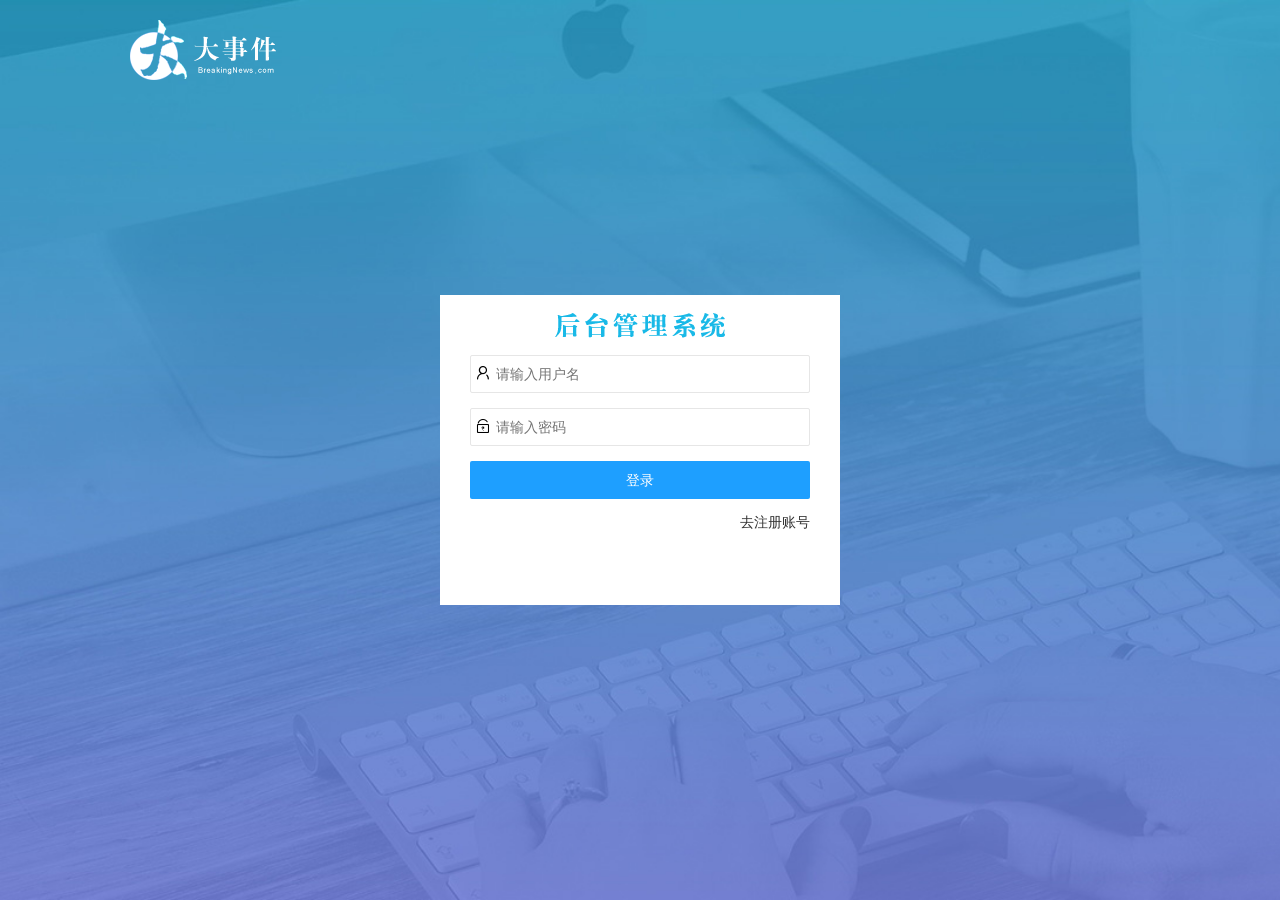
<file: login.html>
<!DOCTYPE html>
<html lang="en">
  <head>
    <meta charset="UTF-8" />
    <meta name="viewport" content="width=device-width, initial-scale=1.0" />
    <title>Document</title>

    <link rel="stylesheet" href="./assets/lib/layui/css/layui.css">
    <link rel="stylesheet" href="./login.css">

  </head>
  <body>
    <!-- logo -->
    <div id="logo">
      <img src="./assets/images/logo.png" />
    </div>

    <!-- 登录的盒子 -->
    <div id="login">
      <!-- 盒子的标题 -->
      <div class="title"></div>
      <!-- 登录的表单 -->
      <form class="layui-form">
        <!-- 第一行：用户名 -->
        <div class="layui-form-item">
          <i class="layui-icon layui-icon-username"></i>
          <!-- lay-verify表单验证: 更多参考: https://www.layui.com/doc/modules/form.html -->
          <input
            type="text"
            name="username"
            required
            lay-verify="required|username"
            placeholder="请输入用户名"
            autocomplete="off"
            class="layui-input"
          />
        </div>
        <!-- 第二行：密码 -->
        <div class="layui-form-item">
          <i class="layui-icon layui-icon-password"></i>
          <input
            type="password"
            name="password"
            required
            lay-verify="required|password"
            placeholder="请输入密码"
            autocomplete="off"
            class="layui-input"
          />
        </div>
        <!-- 第三行：按钮 -->
        <div class="layui-form-item">
          <button class="layui-btn layui-btn-fluid layui-bg-blue" lay-submit>
            登录
          </button>
        </div>
        <!-- 第四行：去注册账号 -->
        <div class="layui-form-item">
          <a href="javascript:;" id="goto-register">去注册账号</a>
        </div>
      </form>
    </div>

    <!-- 注册的盒子 -->
    <div id="register">
      <!-- 盒子的标题 -->
      <div class="title"></div>

      <!-- 注册的表单 -->
      <form class="layui-form">
        <!-- 第一行：用户名 -->
        <div class="layui-form-item">
          <i class="layui-icon layui-icon-username"></i>
          <input
            type="text"
            name="username"
            required
            lay-verify="required|username"
            placeholder="请输入用户名"
            autocomplete="off"
            class="layui-input"
          />
        </div>

        <!-- 第二行：密码 -->
        <div class="layui-form-item">
          <i class="layui-icon layui-icon-password"></i>
          <input
            type="password"
            name="password"
            required
            lay-verify="required|password"
            placeholder="请输入密码"
            autocomplete="off"
            class="layui-input pwd"
          />
        </div>

        <!-- 第三行：重复密码 -->
        <div class="layui-form-item">
          <i class="layui-icon layui-icon-password"></i>
          <input
            type="password"
            required
            lay-verify="required|repwd"
            placeholder="请再次输入密码"
            autocomplete="off"
            class="layui-input"
          />
        </div>

        <!-- 第四行：按钮 -->
        <div class="layui-form-item">
          <button class="layui-btn layui-btn-fluid layui-bg-blue" lay-submit>
            注册
          </button>
        </div>
        <!-- 第五行：有账号，去登录 -->
        <div class="layui-form-item">
          <a href="javascript:;" id="goto-login">已有账号，去登录</a>
        </div>
      </form>
    </div>

   

    <script src="./assets/lib/jquery.js"></script>
    <script src="./assets/lib/layui/layui.all.js"></script>
    <script src="./assets/lib/axios.js"></script>
    <script src="./common/utils.js"></script>
   <script src="./login.js"></script>
  </body>
</html>
</file>
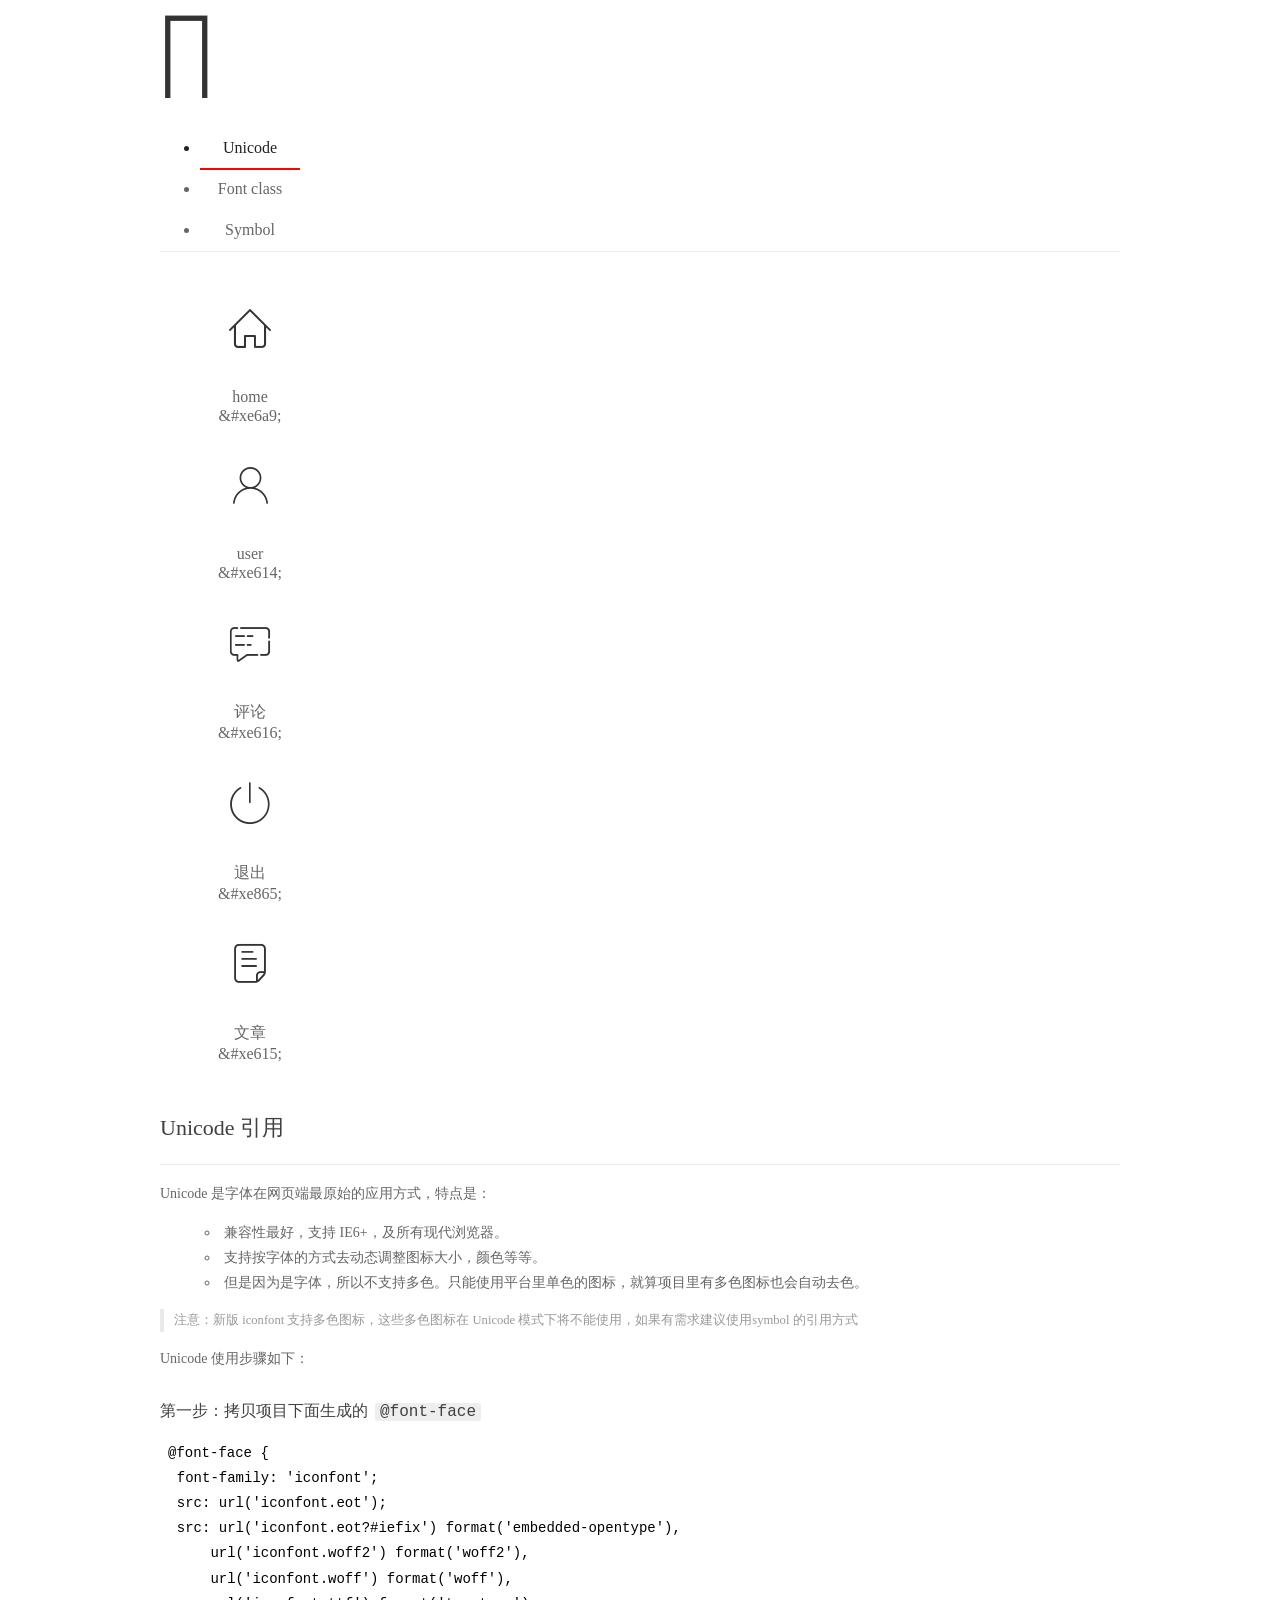
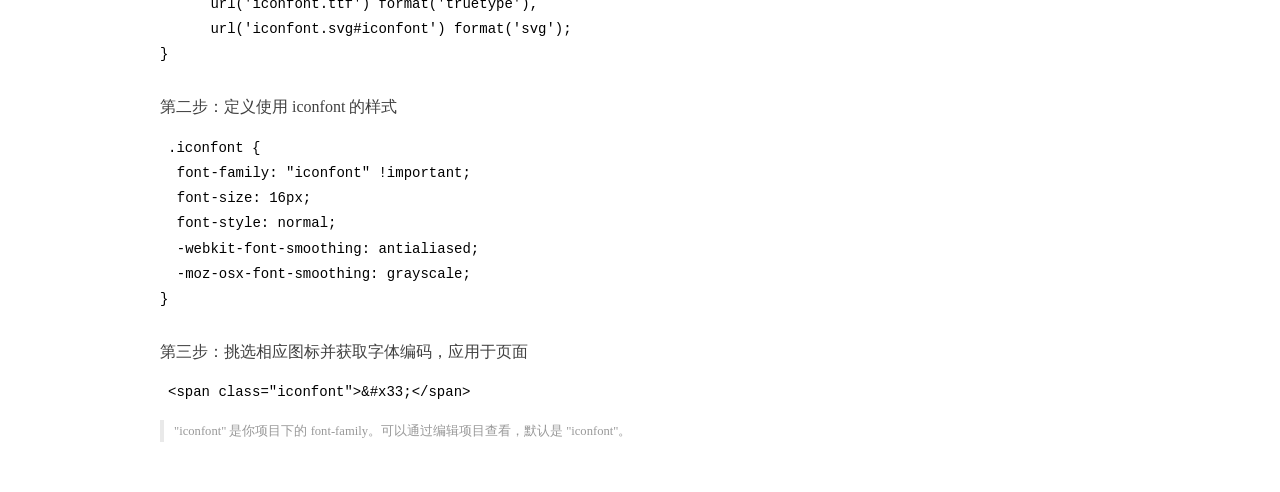
<file: assets/fonts/demo_index.html>
<!DOCTYPE html>
<html>
<head>
  <meta charset="utf-8"/>
  <title>IconFont Demo</title>
  <link rel="shortcut icon" href="https://gtms04.alicdn.com/tps/i4/TB1_oz6GVXXXXaFXpXXJDFnIXXX-64-64.ico" type="image/x-icon"/>
  <link rel="stylesheet" href="https://g.alicdn.com/thx/cube/1.3.2/cube.min.css">
  <link rel="stylesheet" href="demo.css">
  <link rel="stylesheet" href="iconfont.css">
  <script src="iconfont.js"></script>
  <!-- jQuery -->
  <script src="https://a1.alicdn.com/oss/uploads/2018/12/26/7bfddb60-08e8-11e9-9b04-53e73bb6408b.js"></script>
  <!-- 代码高亮 -->
  <script src="https://a1.alicdn.com/oss/uploads/2018/12/26/a3f714d0-08e6-11e9-8a15-ebf944d7534c.js"></script>
</head>
<body>
  <div class="main">
    <h1 class="logo"><a href="https://www.iconfont.cn/" title="iconfont 首页" target="_blank">&#xe86b;</a></h1>
    <div class="nav-tabs">
      <ul id="tabs" class="dib-box">
        <li class="dib active"><span>Unicode</span></li>
        <li class="dib"><span>Font class</span></li>
        <li class="dib"><span>Symbol</span></li>
      </ul>
      
    </div>
    <div class="tab-container">
      <div class="content unicode" style="display: block;">
          <ul class="icon_lists dib-box">
          
            <li class="dib">
              <span class="icon iconfont">&#xe6a9;</span>
                <div class="name">home</div>
                <div class="code-name">&amp;#xe6a9;</div>
              </li>
          
            <li class="dib">
              <span class="icon iconfont">&#xe614;</span>
                <div class="name">user</div>
                <div class="code-name">&amp;#xe614;</div>
              </li>
          
            <li class="dib">
              <span class="icon iconfont">&#xe616;</span>
                <div class="name">评论</div>
                <div class="code-name">&amp;#xe616;</div>
              </li>
          
            <li class="dib">
              <span class="icon iconfont">&#xe865;</span>
                <div class="name">退出</div>
                <div class="code-name">&amp;#xe865;</div>
              </li>
          
            <li class="dib">
              <span class="icon iconfont">&#xe615;</span>
                <div class="name">文章</div>
                <div class="code-name">&amp;#xe615;</div>
              </li>
          
          </ul>
          <div class="article markdown">
          <h2 id="unicode-">Unicode 引用</h2>
          <hr>

          <p>Unicode 是字体在网页端最原始的应用方式，特点是：</p>
          <ul>
            <li>兼容性最好，支持 IE6+，及所有现代浏览器。</li>
            <li>支持按字体的方式去动态调整图标大小，颜色等等。</li>
            <li>但是因为是字体，所以不支持多色。只能使用平台里单色的图标，就算项目里有多色图标也会自动去色。</li>
          </ul>
          <blockquote>
            <p>注意：新版 iconfont 支持多色图标，这些多色图标在 Unicode 模式下将不能使用，如果有需求建议使用symbol 的引用方式</p>
          </blockquote>
          <p>Unicode 使用步骤如下：</p>
          <h3 id="-font-face">第一步：拷贝项目下面生成的 <code>@font-face</code></h3>
<pre><code class="language-css"
>@font-face {
  font-family: 'iconfont';
  src: url('iconfont.eot');
  src: url('iconfont.eot?#iefix') format('embedded-opentype'),
      url('iconfont.woff2') format('woff2'),
      url('iconfont.woff') format('woff'),
      url('iconfont.ttf') format('truetype'),
      url('iconfont.svg#iconfont') format('svg');
}
</code></pre>
          <h3 id="-iconfont-">第二步：定义使用 iconfont 的样式</h3>
<pre><code class="language-css"
>.iconfont {
  font-family: "iconfont" !important;
  font-size: 16px;
  font-style: normal;
  -webkit-font-smoothing: antialiased;
  -moz-osx-font-smoothing: grayscale;
}
</code></pre>
          <h3 id="-">第三步：挑选相应图标并获取字体编码，应用于页面</h3>
<pre>
<code class="language-html"
>&lt;span class="iconfont"&gt;&amp;#x33;&lt;/span&gt;
</code></pre>
          <blockquote>
            <p>"iconfont" 是你项目下的 font-family。可以通过编辑项目查看，默认是 "iconfont"。</p>
          </blockquote>
          </div>
      </div>
      <div class="content font-class">
        <ul class="icon_lists dib-box">
          
          <li class="dib">
            <span class="icon iconfont icon-home"></span>
            <div class="name">
              home
            </div>
            <div class="code-name">.icon-home
            </div>
          </li>
          
          <li class="dib">
            <span class="icon iconfont icon-user"></span>
            <div class="name">
              user
            </div>
            <div class="code-name">.icon-user
            </div>
          </li>
          
          <li class="dib">
            <span class="icon iconfont icon-pinglun"></span>
            <div class="name">
              评论
            </div>
            <div class="code-name">.icon-pinglun
            </div>
          </li>
          
          <li class="dib">
            <span class="icon iconfont icon-tuichu"></span>
            <div class="name">
              退出
            </div>
            <div class="code-name">.icon-tuichu
            </div>
          </li>
          
          <li class="dib">
            <span class="icon iconfont icon-16"></span>
            <div class="name">
              文章
            </div>
            <div class="code-name">.icon-16
            </div>
          </li>
          
        </ul>
        <div class="article markdown">
        <h2 id="font-class-">font-class 引用</h2>
        <hr>

        <p>font-class 是 Unicode 使用方式的一种变种，主要是解决 Unicode 书写不直观，语意不明确的问题。</p>
        <p>与 Unicode 使用方式相比，具有如下特点：</p>
        <ul>
          <li>兼容性良好，支持 IE8+，及所有现代浏览器。</li>
          <li>相比于 Unicode 语意明确，书写更直观。可以很容易分辨这个 icon 是什么。</li>
          <li>因为使用 class 来定义图标，所以当要替换图标时，只需要修改 class 里面的 Unicode 引用。</li>
          <li>不过因为本质上还是使用的字体，所以多色图标还是不支持的。</li>
        </ul>
        <p>使用步骤如下：</p>
        <h3 id="-fontclass-">第一步：引入项目下面生成的 fontclass 代码：</h3>
<pre><code class="language-html">&lt;link rel="stylesheet" href="./iconfont.css"&gt;
</code></pre>
        <h3 id="-">第二步：挑选相应图标并获取类名，应用于页面：</h3>
<pre><code class="language-html">&lt;span class="iconfont icon-xxx"&gt;&lt;/span&gt;
</code></pre>
        <blockquote>
          <p>"
            iconfont" 是你项目下的 font-family。可以通过编辑项目查看，默认是 "iconfont"。</p>
        </blockquote>
      </div>
      </div>
      <div class="content symbol">
          <ul class="icon_lists dib-box">
          
            <li class="dib">
                <svg class="icon svg-icon" aria-hidden="true">
                  <use xlink:href="#icon-home"></use>
                </svg>
                <div class="name">home</div>
                <div class="code-name">#icon-home</div>
            </li>
          
            <li class="dib">
                <svg class="icon svg-icon" aria-hidden="true">
                  <use xlink:href="#icon-user"></use>
                </svg>
                <div class="name">user</div>
                <div class="code-name">#icon-user</div>
            </li>
          
            <li class="dib">
                <svg class="icon svg-icon" aria-hidden="true">
                  <use xlink:href="#icon-pinglun"></use>
                </svg>
                <div class="name">评论</div>
                <div class="code-name">#icon-pinglun</div>
            </li>
          
            <li class="dib">
                <svg class="icon svg-icon" aria-hidden="true">
                  <use xlink:href="#icon-tuichu"></use>
                </svg>
                <div class="name">退出</div>
                <div class="code-name">#icon-tuichu</div>
            </li>
          
            <li class="dib">
                <svg class="icon svg-icon" aria-hidden="true">
                  <use xlink:href="#icon-16"></use>
                </svg>
                <div class="name">文章</div>
                <div class="code-name">#icon-16</div>
            </li>
          
          </ul>
          <div class="article markdown">
          <h2 id="symbol-">Symbol 引用</h2>
          <hr>

          <p>这是一种全新的使用方式，应该说这才是未来的主流，也是平台目前推荐的用法。相关介绍可以参考这篇<a href="">文章</a>
            这种用法其实是做了一个 SVG 的集合，与另外两种相比具有如下特点：</p>
          <ul>
            <li>支持多色图标了，不再受单色限制。</li>
            <li>通过一些技巧，支持像字体那样，通过 <code>font-size</code>, <code>color</code> 来调整样式。</li>
            <li>兼容性较差，支持 IE9+，及现代浏览器。</li>
            <li>浏览器渲染 SVG 的性能一般，还不如 png。</li>
          </ul>
          <p>使用步骤如下：</p>
          <h3 id="-symbol-">第一步：引入项目下面生成的 symbol 代码：</h3>
<pre><code class="language-html">&lt;script src="./iconfont.js"&gt;&lt;/script&gt;
</code></pre>
          <h3 id="-css-">第二步：加入通用 CSS 代码（引入一次就行）：</h3>
<pre><code class="language-html">&lt;style&gt;
.icon {
  width: 1em;
  height: 1em;
  vertical-align: -0.15em;
  fill: currentColor;
  overflow: hidden;
}
&lt;/style&gt;
</code></pre>
          <h3 id="-">第三步：挑选相应图标并获取类名，应用于页面：</h3>
<pre><code class="language-html">&lt;svg class="icon" aria-hidden="true"&gt;
  &lt;use xlink:href="#icon-xxx"&gt;&lt;/use&gt;
&lt;/svg&gt;
</code></pre>
          </div>
      </div>

    </div>
  </div>
  <script>
  $(document).ready(function () {
      $('.tab-container .content:first').show()

      $('#tabs li').click(function (e) {
        var tabContent = $('.tab-container .content')
        var index = $(this).index()

        if ($(this).hasClass('active')) {
          return
        } else {
          $('#tabs li').removeClass('active')
          $(this).addClass('active')

          tabContent.hide().eq(index).fadeIn()
        }
      })
    })
  </script>
</body>
</html>
</file>
<file: assets/lib/layui/css/layui.css>
/** layui-v2.5.6 MIT License By https://www.layui.com */
 .layui-inline,img{display:inline-block;vertical-align:middle}h1,h2,h3,h4,h5,h6{font-weight:400}.layui-edge,.layui-header,.layui-inline,.layui-main{position:relative}.layui-body,.layui-edge,.layui-elip{overflow:hidden}.layui-btn,.layui-edge,.layui-inline,img{vertical-align:middle}.layui-btn,.layui-disabled,.layui-icon,.layui-unselect{-moz-user-select:none;-webkit-user-select:none;-ms-user-select:none}.layui-elip,.layui-form-checkbox span,.layui-form-pane .layui-form-label{text-overflow:ellipsis;white-space:nowrap}.layui-breadcrumb,.layui-tree-btnGroup{visibility:hidden}blockquote,body,button,dd,div,dl,dt,form,h1,h2,h3,h4,h5,h6,input,li,ol,p,pre,td,textarea,th,ul{margin:0;padding:0;-webkit-tap-highlight-color:rgba(0,0,0,0)}a:active,a:hover{outline:0}img{border:none}li{list-style:none}table{border-collapse:collapse;border-spacing:0}h4,h5,h6{font-size:100%}button,input,optgroup,option,select,textarea{font-family:inherit;font-size:inherit;font-style:inherit;font-weight:inherit;outline:0}pre{white-space:pre-wrap;white-space:-moz-pre-wrap;white-space:-pre-wrap;white-space:-o-pre-wrap;word-wrap:break-word}body{line-height:24px;font:14px Helvetica Neue,Helvetica,PingFang SC,Tahoma,Arial,sans-serif}hr{height:1px;margin:10px 0;border:0;clear:both}a{color:#333;text-decoration:none}a:hover{color:#777}a cite{font-style:normal;*cursor:pointer}.layui-border-box,.layui-border-box *{box-sizing:border-box}.layui-box,.layui-box *{box-sizing:content-box}.layui-clear{clear:both;*zoom:1}.layui-clear:after{content:'\20';clear:both;*zoom:1;display:block;height:0}.layui-inline{*display:inline;*zoom:1}.layui-edge{display:inline-block;width:0;height:0;border-width:6px;border-style:dashed;border-color:transparent}.layui-edge-top{top:-4px;border-bottom-color:#999;border-bottom-style:solid}.layui-edge-right{border-left-color:#999;border-left-style:solid}.layui-edge-bottom{top:2px;border-top-color:#999;border-top-style:solid}.layui-edge-left{border-right-color:#999;border-right-style:solid}.layui-disabled,.layui-disabled:hover{color:#d2d2d2!important;cursor:not-allowed!important}.layui-circle{border-radius:100%}.layui-show{display:block!important}.layui-hide{display:none!important}@font-face{font-family:layui-icon;src:url(../font/iconfont.eot?v=256);src:url(../font/iconfont.eot?v=256#iefix) format('embedded-opentype'),url(../font/iconfont.woff2?v=256) format('woff2'),url(../font/iconfont.woff?v=256) format('woff'),url(../font/iconfont.ttf?v=256) format('truetype'),url(../font/iconfont.svg?v=256#layui-icon) format('svg')}.layui-icon{font-family:layui-icon!important;font-size:16px;font-style:normal;-webkit-font-smoothing:antialiased;-moz-osx-font-smoothing:grayscale}.layui-icon-reply-fill:before{content:"\e611"}.layui-icon-set-fill:before{content:"\e614"}.layui-icon-menu-fill:before{content:"\e60f"}.layui-icon-search:before{content:"\e615"}.layui-icon-share:before{content:"\e641"}.layui-icon-set-sm:before{content:"\e620"}.layui-icon-engine:before{content:"\e628"}.layui-icon-close:before{content:"\1006"}.layui-icon-close-fill:before{content:"\1007"}.layui-icon-chart-screen:before{content:"\e629"}.layui-icon-star:before{content:"\e600"}.layui-icon-circle-dot:before{content:"\e617"}.layui-icon-chat:before{content:"\e606"}.layui-icon-release:before{content:"\e609"}.layui-icon-list:before{content:"\e60a"}.layui-icon-chart:before{content:"\e62c"}.layui-icon-ok-circle:before{content:"\1005"}.layui-icon-layim-theme:before{content:"\e61b"}.layui-icon-table:before{content:"\e62d"}.layui-icon-right:before{content:"\e602"}.layui-icon-left:before{content:"\e603"}.layui-icon-cart-simple:before{content:"\e698"}.layui-icon-face-cry:before{content:"\e69c"}.layui-icon-face-smile:before{content:"\e6af"}.layui-icon-survey:before{content:"\e6b2"}.layui-icon-tree:before{content:"\e62e"}.layui-icon-ie:before{content:"\e7bb"}.layui-icon-upload-circle:before{content:"\e62f"}.layui-icon-add-circle:before{content:"\e61f"}.layui-icon-download-circle:before{content:"\e601"}.layui-icon-templeate-1:before{content:"\e630"}.layui-icon-util:before{content:"\e631"}.layui-icon-face-surprised:before{content:"\e664"}.layui-icon-edit:before{content:"\e642"}.layui-icon-speaker:before{content:"\e645"}.layui-icon-down:before{content:"\e61a"}.layui-icon-file:before{content:"\e621"}.layui-icon-layouts:before{content:"\e632"}.layui-icon-rate-half:before{content:"\e6c9"}.layui-icon-add-circle-fine:before{content:"\e608"}.layui-icon-prev-circle:before{content:"\e633"}.layui-icon-read:before{content:"\e705"}.layui-icon-404:before{content:"\e61c"}.layui-icon-carousel:before{content:"\e634"}.layui-icon-help:before{content:"\e607"}.layui-icon-code-circle:before{content:"\e635"}.layui-icon-windows:before{content:"\e67f"}.layui-icon-water:before{content:"\e636"}.layui-icon-username:before{content:"\e66f"}.layui-icon-find-fill:before{content:"\e670"}.layui-icon-about:before{content:"\e60b"}.layui-icon-location:before{content:"\e715"}.layui-icon-up:before{content:"\e619"}.layui-icon-pause:before{content:"\e651"}.layui-icon-date:before{content:"\e637"}.layui-icon-layim-uploadfile:before{content:"\e61d"}.layui-icon-delete:before{content:"\e640"}.layui-icon-play:before{content:"\e652"}.layui-icon-top:before{content:"\e604"}.layui-icon-firefox:before{content:"\e686"}.layui-icon-friends:before{content:"\e612"}.layui-icon-refresh-3:before{content:"\e9aa"}.layui-icon-ok:before{content:"\e605"}.layui-icon-layer:before{content:"\e638"}.layui-icon-face-smile-fine:before{content:"\e60c"}.layui-icon-dollar:before{content:"\e659"}.layui-icon-group:before{content:"\e613"}.layui-icon-layim-download:before{content:"\e61e"}.layui-icon-picture-fine:before{content:"\e60d"}.layui-icon-link:before{content:"\e64c"}.layui-icon-diamond:before{content:"\e735"}.layui-icon-log:before{content:"\e60e"}.layui-icon-key:before{content:"\e683"}.layui-icon-rate-solid:before{content:"\e67a"}.layui-icon-fonts-del:before{content:"\e64f"}.layui-icon-unlink:before{content:"\e64d"}.layui-icon-fonts-clear:before{content:"\e639"}.layui-icon-triangle-r:before{content:"\e623"}.layui-icon-circle:before{content:"\e63f"}.layui-icon-radio:before{content:"\e643"}.layui-icon-align-center:before{content:"\e647"}.layui-icon-align-right:before{content:"\e648"}.layui-icon-align-left:before{content:"\e649"}.layui-icon-loading-1:before{content:"\e63e"}.layui-icon-return:before{content:"\e65c"}.layui-icon-fonts-strong:before{content:"\e62b"}.layui-icon-upload:before{content:"\e67c"}.layui-icon-dialogue:before{content:"\e63a"}.layui-icon-video:before{content:"\e6ed"}.layui-icon-headset:before{content:"\e6fc"}.layui-icon-cellphone-fine:before{content:"\e63b"}.layui-icon-add-1:before{content:"\e654"}.layui-icon-face-smile-b:before{content:"\e650"}.layui-icon-fonts-html:before{content:"\e64b"}.layui-icon-screen-full:before{content:"\e622"}.layui-icon-form:before{content:"\e63c"}.layui-icon-cart:before{content:"\e657"}.layui-icon-camera-fill:before{content:"\e65d"}.layui-icon-tabs:before{content:"\e62a"}.layui-icon-heart-fill:before{content:"\e68f"}.layui-icon-fonts-code:before{content:"\e64e"}.layui-icon-ios:before{content:"\e680"}.layui-icon-at:before{content:"\e687"}.layui-icon-fire:before{content:"\e756"}.layui-icon-set:before{content:"\e716"}.layui-icon-fonts-u:before{content:"\e646"}.layui-icon-triangle-d:before{content:"\e625"}.layui-icon-tips:before{content:"\e702"}.layui-icon-picture:before{content:"\e64a"}.layui-icon-more-vertical:before{content:"\e671"}.layui-icon-bluetooth:before{content:"\e689"}.layui-icon-flag:before{content:"\e66c"}.layui-icon-loading:before{content:"\e63d"}.layui-icon-fonts-i:before{content:"\e644"}.layui-icon-refresh-1:before{content:"\e666"}.layui-icon-rmb:before{content:"\e65e"}.layui-icon-addition:before{content:"\e624"}.layui-icon-home:before{content:"\e68e"}.layui-icon-time:before{content:"\e68d"}.layui-icon-user:before{content:"\e770"}.layui-icon-notice:before{content:"\e667"}.layui-icon-chrome:before{content:"\e68a"}.layui-icon-edge:before{content:"\e68b"}.layui-icon-login-weibo:before{content:"\e675"}.layui-icon-voice:before{content:"\e688"}.layui-icon-upload-drag:before{content:"\e681"}.layui-icon-login-qq:before{content:"\e676"}.layui-icon-snowflake:before{content:"\e6b1"}.layui-icon-heart:before{content:"\e68c"}.layui-icon-logout:before{content:"\e682"}.layui-icon-file-b:before{content:"\e655"}.layui-icon-template:before{content:"\e663"}.layui-icon-transfer:before{content:"\e691"}.layui-icon-auz:before{content:"\e672"}.layui-icon-console:before{content:"\e665"}.layui-icon-app:before{content:"\e653"}.layui-icon-prev:before{content:"\e65a"}.layui-icon-website:before{content:"\e7ae"}.layui-icon-next:before{content:"\e65b"}.layui-icon-component:before{content:"\e857"}.layui-icon-android:before{content:"\e684"}.layui-icon-more:before{content:"\e65f"}.layui-icon-login-wechat:before{content:"\e677"}.layui-icon-shrink-right:before{content:"\e668"}.layui-icon-spread-left:before{content:"\e66b"}.layui-icon-camera:before{content:"\e660"}.layui-icon-note:before{content:"\e66e"}.layui-icon-refresh:before{content:"\e669"}.layui-icon-female:before{content:"\e661"}.layui-icon-male:before{content:"\e662"}.layui-icon-screen-restore:before{content:"\e758"}.layui-icon-password:before{content:"\e673"}.layui-icon-senior:before{content:"\e674"}.layui-icon-theme:before{content:"\e66a"}.layui-icon-tread:before{content:"\e6c5"}.layui-icon-praise:before{content:"\e6c6"}.layui-icon-star-fill:before{content:"\e658"}.layui-icon-rate:before{content:"\e67b"}.layui-icon-template-1:before{content:"\e656"}.layui-icon-vercode:before{content:"\e679"}.layui-icon-service:before{content:"\e626"}.layui-icon-cellphone:before{content:"\e678"}.layui-icon-print:before{content:"\e66d"}.layui-icon-cols:before{content:"\e610"}.layui-icon-wifi:before{content:"\e7e0"}.layui-icon-export:before{content:"\e67d"}.layui-icon-rss:before{content:"\e808"}.layui-icon-slider:before{content:"\e714"}.layui-icon-email:before{content:"\e618"}.layui-icon-subtraction:before{content:"\e67e"}.layui-icon-mike:before{content:"\e6dc"}.layui-icon-light:before{content:"\e748"}.layui-icon-gift:before{content:"\e627"}.layui-icon-mute:before{content:"\e685"}.layui-icon-reduce-circle:before{content:"\e616"}.layui-icon-music:before{content:"\e690"}.layui-main{width:1140px;margin:0 auto}.layui-header{z-index:1000;height:60px}.layui-header a:hover{transition:all .5s;-webkit-transition:all .5s}.layui-side{position:fixed;left:0;top:0;bottom:0;z-index:999;width:200px;overflow-x:hidden}.layui-side-scroll{position:relative;width:220px;height:100%;overflow-x:hidden}.layui-body{position:absolute;left:200px;right:0;top:0;bottom:0;z-index:998;width:auto;overflow-y:auto;box-sizing:border-box}.layui-layout-body{overflow:hidden}.layui-layout-admin .layui-header{background-color:#23262E}.layui-layout-admin .layui-side{top:60px;width:200px;overflow-x:hidden}.layui-layout-admin .layui-body{position:fixed;top:60px;bottom:44px}.layui-layout-admin .layui-main{width:auto;margin:0 15px}.layui-layout-admin .layui-footer{position:fixed;left:200px;right:0;bottom:0;height:44px;line-height:44px;padding:0 15px;background-color:#eee}.layui-layout-admin .layui-logo{position:absolute;left:0;top:0;width:200px;height:100%;line-height:60px;text-align:center;color:#009688;font-size:16px}.layui-layout-admin .layui-header .layui-nav{background:0 0}.layui-layout-left{position:absolute!important;left:200px;top:0}.layui-layout-right{position:absolute!important;right:0;top:0}.layui-container{position:relative;margin:0 auto;padding:0 15px;box-sizing:border-box}.layui-fluid{position:relative;margin:0 auto;padding:0 15px}.layui-row:after,.layui-row:before{content:'';display:block;clear:both}.layui-col-lg1,.layui-col-lg10,.layui-col-lg11,.layui-col-lg12,.layui-col-lg2,.layui-col-lg3,.layui-col-lg4,.layui-col-lg5,.layui-col-lg6,.layui-col-lg7,.layui-col-lg8,.layui-col-lg9,.layui-col-md1,.layui-col-md10,.layui-col-md11,.layui-col-md12,.layui-col-md2,.layui-col-md3,.layui-col-md4,.layui-col-md5,.layui-col-md6,.layui-col-md7,.layui-col-md8,.layui-col-md9,.layui-col-sm1,.layui-col-sm10,.layui-col-sm11,.layui-col-sm12,.layui-col-sm2,.layui-col-sm3,.layui-col-sm4,.layui-col-sm5,.layui-col-sm6,.layui-col-sm7,.layui-col-sm8,.layui-col-sm9,.layui-col-xs1,.layui-col-xs10,.layui-col-xs11,.layui-col-xs12,.layui-col-xs2,.layui-col-xs3,.layui-col-xs4,.layui-col-xs5,.layui-col-xs6,.layui-col-xs7,.layui-col-xs8,.layui-col-xs9{position:relative;display:block;box-sizing:border-box}.layui-col-xs1,.layui-col-xs10,.layui-col-xs11,.layui-col-xs12,.layui-col-xs2,.layui-col-xs3,.layui-col-xs4,.layui-col-xs5,.layui-col-xs6,.layui-col-xs7,.layui-col-xs8,.layui-col-xs9{float:left}.layui-col-xs1{width:8.33333333%}.layui-col-xs2{width:16.66666667%}.layui-col-xs3{width:25%}.layui-col-xs4{width:33.33333333%}.layui-col-xs5{width:41.66666667%}.layui-col-xs6{width:50%}.layui-col-xs7{width:58.33333333%}.layui-col-xs8{width:66.66666667%}.layui-col-xs9{width:75%}.layui-col-xs10{width:83.33333333%}.layui-col-xs11{width:91.66666667%}.layui-col-xs12{width:100%}.layui-col-xs-offset1{margin-left:8.33333333%}.layui-col-xs-offset2{margin-left:16.66666667%}.layui-col-xs-offset3{margin-left:25%}.layui-col-xs-offset4{margin-left:33.33333333%}.layui-col-xs-offset5{margin-left:41.66666667%}.layui-col-xs-offset6{margin-left:50%}.layui-col-xs-offset7{margin-left:58.33333333%}.layui-col-xs-offset8{margin-left:66.66666667%}.layui-col-xs-offset9{margin-left:75%}.layui-col-xs-offset10{margin-left:83.33333333%}.layui-col-xs-offset11{margin-left:91.66666667%}.layui-col-xs-offset12{margin-left:100%}@media screen and (max-width:768px){.layui-hide-xs{display:none!important}.layui-show-xs-block{display:block!important}.layui-show-xs-inline{display:inline!important}.layui-show-xs-inline-block{display:inline-block!important}}@media screen and (min-width:768px){.layui-container{width:750px}.layui-hide-sm{display:none!important}.layui-show-sm-block{display:block!important}.layui-show-sm-inline{display:inline!important}.layui-show-sm-inline-block{display:inline-block!important}.layui-col-sm1,.layui-col-sm10,.layui-col-sm11,.layui-col-sm12,.layui-col-sm2,.layui-col-sm3,.layui-col-sm4,.layui-col-sm5,.layui-col-sm6,.layui-col-sm7,.layui-col-sm8,.layui-col-sm9{float:left}.layui-col-sm1{width:8.33333333%}.layui-col-sm2{width:16.66666667%}.layui-col-sm3{width:25%}.layui-col-sm4{width:33.33333333%}.layui-col-sm5{width:41.66666667%}.layui-col-sm6{width:50%}.layui-col-sm7{width:58.33333333%}.layui-col-sm8{width:66.66666667%}.layui-col-sm9{width:75%}.layui-col-sm10{width:83.33333333%}.layui-col-sm11{width:91.66666667%}.layui-col-sm12{width:100%}.layui-col-sm-offset1{margin-left:8.33333333%}.layui-col-sm-offset2{margin-left:16.66666667%}.layui-col-sm-offset3{margin-left:25%}.layui-col-sm-offset4{margin-left:33.33333333%}.layui-col-sm-offset5{margin-left:41.66666667%}.layui-col-sm-offset6{margin-left:50%}.layui-col-sm-offset7{margin-left:58.33333333%}.layui-col-sm-offset8{margin-left:66.66666667%}.layui-col-sm-offset9{margin-left:75%}.layui-col-sm-offset10{margin-left:83.33333333%}.layui-col-sm-offset11{margin-left:91.66666667%}.layui-col-sm-offset12{margin-left:100%}}@media screen and (min-width:992px){.layui-container{width:970px}.layui-hide-md{display:none!important}.layui-show-md-block{display:block!important}.layui-show-md-inline{display:inline!important}.layui-show-md-inline-block{display:inline-block!important}.layui-col-md1,.layui-col-md10,.layui-col-md11,.layui-col-md12,.layui-col-md2,.layui-col-md3,.layui-col-md4,.layui-col-md5,.layui-col-md6,.layui-col-md7,.layui-col-md8,.layui-col-md9{float:left}.layui-col-md1{width:8.33333333%}.layui-col-md2{width:16.66666667%}.layui-col-md3{width:25%}.layui-col-md4{width:33.33333333%}.layui-col-md5{width:41.66666667%}.layui-col-md6{width:50%}.layui-col-md7{width:58.33333333%}.layui-col-md8{width:66.66666667%}.layui-col-md9{width:75%}.layui-col-md10{width:83.33333333%}.layui-col-md11{width:91.66666667%}.layui-col-md12{width:100%}.layui-col-md-offset1{margin-left:8.33333333%}.layui-col-md-offset2{margin-left:16.66666667%}.layui-col-md-offset3{margin-left:25%}.layui-col-md-offset4{margin-left:33.33333333%}.layui-col-md-offset5{margin-left:41.66666667%}.layui-col-md-offset6{margin-left:50%}.layui-col-md-offset7{margin-left:58.33333333%}.layui-col-md-offset8{margin-left:66.66666667%}.layui-col-md-offset9{margin-left:75%}.layui-col-md-offset10{margin-left:83.33333333%}.layui-col-md-offset11{margin-left:91.66666667%}.layui-col-md-offset12{margin-left:100%}}@media screen and (min-width:1200px){.layui-container{width:1170px}.layui-hide-lg{display:none!important}.layui-show-lg-block{display:block!important}.layui-show-lg-inline{display:inline!important}.layui-show-lg-inline-block{display:inline-block!important}.layui-col-lg1,.layui-col-lg10,.layui-col-lg11,.layui-col-lg12,.layui-col-lg2,.layui-col-lg3,.layui-col-lg4,.layui-col-lg5,.layui-col-lg6,.layui-col-lg7,.layui-col-lg8,.layui-col-lg9{float:left}.layui-col-lg1{width:8.33333333%}.layui-col-lg2{width:16.66666667%}.layui-col-lg3{width:25%}.layui-col-lg4{width:33.33333333%}.layui-col-lg5{width:41.66666667%}.layui-col-lg6{width:50%}.layui-col-lg7{width:58.33333333%}.layui-col-lg8{width:66.66666667%}.layui-col-lg9{width:75%}.layui-col-lg10{width:83.33333333%}.layui-col-lg11{width:91.66666667%}.layui-col-lg12{width:100%}.layui-col-lg-offset1{margin-left:8.33333333%}.layui-col-lg-offset2{margin-left:16.66666667%}.layui-col-lg-offset3{margin-left:25%}.layui-col-lg-offset4{margin-left:33.33333333%}.layui-col-lg-offset5{margin-left:41.66666667%}.layui-col-lg-offset6{margin-left:50%}.layui-col-lg-offset7{margin-left:58.33333333%}.layui-col-lg-offset8{margin-left:66.66666667%}.layui-col-lg-offset9{margin-left:75%}.layui-col-lg-offset10{margin-left:83.33333333%}.layui-col-lg-offset11{margin-left:91.66666667%}.layui-col-lg-offset12{margin-left:100%}}.layui-col-space1{margin:-.5px}.layui-col-space1>*{padding:.5px}.layui-col-space2{margin:-1px}.layui-col-space2>*{padding:1px}.layui-col-space4{margin:-2px}.layui-col-space4>*{padding:2px}.layui-col-space5{margin:-2.5px}.layui-col-space5>*{padding:2.5px}.layui-col-space6{margin:-3px}.layui-col-space6>*{padding:3px}.layui-col-space8{margin:-4px}.layui-col-space8>*{padding:4px}.layui-col-space10{margin:-5px}.layui-col-space10>*{padding:5px}.layui-col-space12{margin:-6px}.layui-col-space12>*{padding:6px}.layui-col-space14{margin:-7px}.layui-col-space14>*{padding:7px}.layui-col-space15{margin:-7.5px}.layui-col-space15>*{padding:7.5px}.layui-col-space16{margin:-8px}.layui-col-space16>*{padding:8px}.layui-col-space18{margin:-9px}.layui-col-space18>*{padding:9px}.layui-col-space20{margin:-10px}.layui-col-space20>*{padding:10px}.layui-col-space22{margin:-11px}.layui-col-space22>*{padding:11px}.layui-col-space24{margin:-12px}.layui-col-space24>*{padding:12px}.layui-col-space25{margin:-12.5px}.layui-col-space25>*{padding:12.5px}.layui-col-space26{margin:-13px}.layui-col-space26>*{padding:13px}.layui-col-space28{margin:-14px}.layui-col-space28>*{padding:14px}.layui-col-space30{margin:-15px}.layui-col-space30>*{padding:15px}.layui-btn,.layui-input,.layui-select,.layui-textarea,.layui-upload-button{outline:0;-webkit-appearance:none;transition:all .3s;-webkit-transition:all .3s;box-sizing:border-box}.layui-elem-quote{margin-bottom:10px;padding:15px;line-height:22px;border-left:5px solid #009688;border-radius:0 2px 2px 0;background-color:#f2f2f2}.layui-quote-nm{border-style:solid;border-width:1px 1px 1px 5px;background:0 0}.layui-elem-field{margin-bottom:10px;padding:0;border-width:1px;border-style:solid}.layui-elem-field legend{margin-left:20px;padding:0 10px;font-size:20px;font-weight:300}.layui-field-title{margin:10px 0 20px;border-width:1px 0 0}.layui-field-box{padding:10px 15px}.layui-field-title .layui-field-box{padding:10px 0}.layui-progress{position:relative;height:6px;border-radius:20px;background-color:#e2e2e2}.layui-progress-bar{position:absolute;left:0;top:0;width:0;max-width:100%;height:6px;border-radius:20px;text-align:right;background-color:#5FB878;transition:all .3s;-webkit-transition:all .3s}.layui-progress-big,.layui-progress-big .layui-progress-bar{height:18px;line-height:18px}.layui-progress-text{position:relative;top:-20px;line-height:18px;font-size:12px;color:#666}.layui-progress-big .layui-progress-text{position:static;padding:0 10px;color:#fff}.layui-collapse{border-width:1px;border-style:solid;border-radius:2px}.layui-colla-content,.layui-colla-item{border-top-width:1px;border-top-style:solid}.layui-colla-item:first-child{border-top:none}.layui-colla-title{position:relative;height:42px;line-height:42px;padding:0 15px 0 35px;color:#333;background-color:#f2f2f2;cursor:pointer;font-size:14px;overflow:hidden}.layui-colla-content{display:none;padding:10px 15px;line-height:22px;color:#666}.layui-colla-icon{position:absolute;left:15px;top:0;font-size:14px}.layui-card{margin-bottom:15px;border-radius:2px;background-color:#fff;box-shadow:0 1px 2px 0 rgba(0,0,0,.05)}.layui-card:last-child{margin-bottom:0}.layui-card-header{position:relative;height:42px;line-height:42px;padding:0 15px;border-bottom:1px solid #f6f6f6;color:#333;border-radius:2px 2px 0 0;font-size:14px}.layui-bg-black,.layui-bg-blue,.layui-bg-cyan,.layui-bg-green,.layui-bg-orange,.layui-bg-red{color:#fff!important}.layui-card-body{position:relative;padding:10px 15px;line-height:24px}.layui-card-body[pad15]{padding:15px}.layui-card-body[pad20]{padding:20px}.layui-card-body .layui-table{margin:5px 0}.layui-card .layui-tab{margin:0}.layui-panel-window{position:relative;padding:15px;border-radius:0;border-top:5px solid #E6E6E6;background-color:#fff}.layui-auxiliar-moving{position:fixed;left:0;right:0;top:0;bottom:0;width:100%;height:100%;background:0 0;z-index:9999999999}.layui-form-label,.layui-form-mid,.layui-form-select,.layui-input-block,.layui-input-inline,.layui-textarea{position:relative}.layui-bg-red{background-color:#FF5722!important}.layui-bg-orange{background-color:#FFB800!important}.layui-bg-green{background-color:#009688!important}.layui-bg-cyan{background-color:#2F4056!important}.layui-bg-blue{background-color:#1E9FFF!important}.layui-bg-black{background-color:#393D49!important}.layui-bg-gray{background-color:#eee!important;color:#666!important}.layui-badge-rim,.layui-colla-content,.layui-colla-item,.layui-collapse,.layui-elem-field,.layui-form-pane .layui-form-item[pane],.layui-form-pane .layui-form-label,.layui-input,.layui-layedit,.layui-layedit-tool,.layui-quote-nm,.layui-select,.layui-tab-bar,.layui-tab-card,.layui-tab-title,.layui-tab-title .layui-this:after,.layui-textarea{border-color:#e6e6e6}.layui-timeline-item:before,hr{background-color:#e6e6e6}.layui-text{line-height:22px;font-size:14px;color:#666}.layui-text h1,.layui-text h2,.layui-text h3{font-weight:500;color:#333}.layui-text h1{font-size:30px}.layui-text h2{font-size:24px}.layui-text h3{font-size:18px}.layui-text a:not(.layui-btn){color:#01AAED}.layui-text a:not(.layui-btn):hover{text-decoration:underline}.layui-text ul{padding:5px 0 5px 15px}.layui-text ul li{margin-top:5px;list-style-type:disc}.layui-text em,.layui-word-aux{color:#999!important;padding:0 5px!important}.layui-btn{display:inline-block;height:38px;line-height:38px;padding:0 18px;background-color:#009688;color:#fff;white-space:nowrap;text-align:center;font-size:14px;border:none;border-radius:2px;cursor:pointer}.layui-btn:hover{opacity:.8;filter:alpha(opacity=80);color:#fff}.layui-btn:active{opacity:1;filter:alpha(opacity=100)}.layui-btn+.layui-btn{margin-left:10px}.layui-btn-container{font-size:0}.layui-btn-container .layui-btn{margin-right:10px;margin-bottom:10px}.layui-btn-container .layui-btn+.layui-btn{margin-left:0}.layui-table .layui-btn-container .layui-btn{margin-bottom:9px}.layui-btn-radius{border-radius:100px}.layui-btn .layui-icon{margin-right:3px;font-size:18px;vertical-align:bottom;vertical-align:middle\9}.layui-btn-primary{border:1px solid #C9C9C9;background-color:#fff;color:#555}.layui-btn-primary:hover{border-color:#009688;color:#333}.layui-btn-normal{background-color:#1E9FFF}.layui-btn-warm{background-color:#FFB800}.layui-btn-danger{background-color:#FF5722}.layui-btn-checked{background-color:#5FB878}.layui-btn-disabled,.layui-btn-disabled:active,.layui-btn-disabled:hover{border:1px solid #e6e6e6;background-color:#FBFBFB;color:#C9C9C9;cursor:not-allowed;opacity:1}.layui-btn-lg{height:44px;line-height:44px;padding:0 25px;font-size:16px}.layui-btn-sm{height:30px;line-height:30px;padding:0 10px;font-size:12px}.layui-btn-sm i{font-size:16px!important}.layui-btn-xs{height:22px;line-height:22px;padding:0 5px;font-size:12px}.layui-btn-xs i{font-size:14px!important}.layui-btn-group{display:inline-block;vertical-align:middle;font-size:0}.layui-btn-group .layui-btn{margin-left:0!important;margin-right:0!important;border-left:1px solid rgba(255,255,255,.5);border-radius:0}.layui-btn-group .layui-btn-primary{border-left:none}.layui-btn-group .layui-btn-primary:hover{border-color:#C9C9C9;color:#009688}.layui-btn-group .layui-btn:first-child{border-left:none;border-radius:2px 0 0 2px}.layui-btn-group .layui-btn-primary:first-child{border-left:1px solid #c9c9c9}.layui-btn-group .layui-btn:last-child{border-radius:0 2px 2px 0}.layui-btn-group .layui-btn+.layui-btn{margin-left:0}.layui-btn-group+.layui-btn-group{margin-left:10px}.layui-btn-fluid{width:100%}.layui-input,.layui-select,.layui-textarea{height:38px;line-height:1.3;line-height:38px\9;border-width:1px;border-style:solid;background-color:#fff;border-radius:2px}.layui-input::-webkit-input-placeholder,.layui-select::-webkit-input-placeholder,.layui-textarea::-webkit-input-placeholder{line-height:1.3}.layui-input,.layui-textarea{display:block;width:100%;padding-left:10px}.layui-input:hover,.layui-textarea:hover{border-color:#D2D2D2!important}.layui-input:focus,.layui-textarea:focus{border-color:#C9C9C9!important}.layui-textarea{min-height:100px;height:auto;line-height:20px;padding:6px 10px;resize:vertical}.layui-select{padding:0 10px}.layui-form input[type=checkbox],.layui-form input[type=radio],.layui-form select{display:none}.layui-form [lay-ignore]{display:initial}.layui-form-item{margin-bottom:15px;clear:both;*zoom:1}.layui-form-item:after{content:'\20';clear:both;*zoom:1;display:block;height:0}.layui-form-label{float:left;display:block;padding:9px 15px;width:80px;font-weight:400;line-height:20px;text-align:right}.layui-form-label-col{display:block;float:none;padding:9px 0;line-height:20px;text-align:left}.layui-form-item .layui-inline{margin-bottom:5px;margin-right:10px}.layui-input-block{margin-left:110px;min-height:36px}.layui-input-inline{display:inline-block;vertical-align:middle}.layui-form-item .layui-input-inline{float:left;width:190px;margin-right:10px}.layui-form-text .layui-input-inline{width:auto}.layui-form-mid{float:left;display:block;padding:9px 0!important;line-height:20px;margin-right:10px}.layui-form-danger+.layui-form-select .layui-input,.layui-form-danger:focus{border-color:#FF5722!important}.layui-form-select .layui-input{padding-right:30px;cursor:pointer}.layui-form-select .layui-edge{position:absolute;right:10px;top:50%;margin-top:-3px;cursor:pointer;border-width:6px;border-top-color:#c2c2c2;border-top-style:solid;transition:all .3s;-webkit-transition:all .3s}.layui-form-select dl{display:none;position:absolute;left:0;top:42px;padding:5px 0;z-index:899;min-width:100%;border:1px solid #d2d2d2;max-height:300px;overflow-y:auto;background-color:#fff;border-radius:2px;box-shadow:0 2px 4px rgba(0,0,0,.12);box-sizing:border-box}.layui-form-select dl dd,.layui-form-select dl dt{padding:0 10px;line-height:36px;white-space:nowrap;overflow:hidden;text-overflow:ellipsis}.layui-form-select dl dt{font-size:12px;color:#999}.layui-form-select dl dd{cursor:pointer}.layui-form-select dl dd:hover{background-color:#f2f2f2;-webkit-transition:.5s all;transition:.5s all}.layui-form-select .layui-select-group dd{padding-left:20px}.layui-form-select dl dd.layui-select-tips{padding-left:10px!important;color:#999}.layui-form-select dl dd.layui-this{background-color:#5FB878;color:#fff}.layui-form-checkbox,.layui-form-select dl dd.layui-disabled{background-color:#fff}.layui-form-selected dl{display:block}.layui-form-checkbox,.layui-form-checkbox *,.layui-form-switch{display:inline-block;vertical-align:middle}.layui-form-selected .layui-edge{margin-top:-9px;-webkit-transform:rotate(180deg);transform:rotate(180deg);margin-top:-3px\9}:root .layui-form-selected .layui-edge{margin-top:-9px\0/IE9}.layui-form-selectup dl{top:auto;bottom:42px}.layui-select-none{margin:5px 0;text-align:center;color:#999}.layui-select-disabled .layui-disabled{border-color:#eee!important}.layui-select-disabled .layui-edge{border-top-color:#d2d2d2}.layui-form-checkbox{position:relative;height:30px;line-height:30px;margin-right:10px;padding-right:30px;cursor:pointer;font-size:0;-webkit-transition:.1s linear;transition:.1s linear;box-sizing:border-box}.layui-form-checkbox span{padding:0 10px;height:100%;font-size:14px;border-radius:2px 0 0 2px;background-color:#d2d2d2;color:#fff;overflow:hidden}.layui-form-checkbox:hover span{background-color:#c2c2c2}.layui-form-checkbox i{position:absolute;right:0;top:0;width:30px;height:28px;border:1px solid #d2d2d2;border-left:none;border-radius:0 2px 2px 0;color:#fff;font-size:20px;text-align:center}.layui-form-checkbox:hover i{border-color:#c2c2c2;color:#c2c2c2}.layui-form-checked,.layui-form-checked:hover{border-color:#5FB878}.layui-form-checked span,.layui-form-checked:hover span{background-color:#5FB878}.layui-form-checked i,.layui-form-checked:hover i{color:#5FB878}.layui-form-item .layui-form-checkbox{margin-top:4px}.layui-form-checkbox[lay-skin=primary]{height:auto!important;line-height:normal!important;min-width:18px;min-height:18px;border:none!important;margin-right:0;padding-left:28px;padding-right:0;background:0 0}.layui-form-checkbox[lay-skin=primary] span{padding-left:0;padding-right:15px;line-height:18px;background:0 0;color:#666}.layui-form-checkbox[lay-skin=primary] i{right:auto;left:0;width:16px;height:16px;line-height:16px;border:1px solid #d2d2d2;font-size:12px;border-radius:2px;background-color:#fff;-webkit-transition:.1s linear;transition:.1s linear}.layui-form-checkbox[lay-skin=primary]:hover i{border-color:#5FB878;color:#fff}.layui-form-checked[lay-skin=primary] i{border-color:#5FB878!important;background-color:#5FB878;color:#fff}.layui-checkbox-disbaled[lay-skin=primary] span{background:0 0!important;color:#c2c2c2}.layui-checkbox-disbaled[lay-skin=primary]:hover i{border-color:#d2d2d2}.layui-form-item .layui-form-checkbox[lay-skin=primary]{margin-top:10px}.layui-form-switch{position:relative;height:22px;line-height:22px;min-width:35px;padding:0 5px;margin-top:8px;border:1px solid #d2d2d2;border-radius:20px;cursor:pointer;background-color:#fff;-webkit-transition:.1s linear;transition:.1s linear}.layui-form-switch i{position:absolute;left:5px;top:3px;width:16px;height:16px;border-radius:20px;background-color:#d2d2d2;-webkit-transition:.1s linear;transition:.1s linear}.layui-form-switch em{position:relative;top:0;width:25px;margin-left:21px;padding:0!important;text-align:center!important;color:#999!important;font-style:normal!important;font-size:12px}.layui-form-onswitch{border-color:#5FB878;background-color:#5FB878}.layui-checkbox-disbaled,.layui-checkbox-disbaled i{border-color:#e2e2e2!important}.layui-form-onswitch i{left:100%;margin-left:-21px;background-color:#fff}.layui-form-onswitch em{margin-left:5px;margin-right:21px;color:#fff!important}.layui-checkbox-disbaled span{background-color:#e2e2e2!important}.layui-checkbox-disbaled:hover i{color:#fff!important}[lay-radio]{display:none}.layui-form-radio,.layui-form-radio *{display:inline-block;vertical-align:middle}.layui-form-radio{line-height:28px;margin:6px 10px 0 0;padding-right:10px;cursor:pointer;font-size:0}.layui-form-radio *{font-size:14px}.layui-form-radio>i{margin-right:8px;font-size:22px;color:#c2c2c2}.layui-form-radio>i:hover,.layui-form-radioed>i{color:#5FB878}.layui-radio-disbaled>i{color:#e2e2e2!important}.layui-form-pane .layui-form-label{width:110px;padding:8px 15px;height:38px;line-height:20px;border-width:1px;border-style:solid;border-radius:2px 0 0 2px;text-align:center;background-color:#FBFBFB;overflow:hidden;box-sizing:border-box}.layui-form-pane .layui-input-inline{margin-left:-1px}.layui-form-pane .layui-input-block{margin-left:110px;left:-1px}.layui-form-pane .layui-input{border-radius:0 2px 2px 0}.layui-form-pane .layui-form-text .layui-form-label{float:none;width:100%;border-radius:2px;box-sizing:border-box;text-align:left}.layui-form-pane .layui-form-text .layui-input-inline{display:block;margin:0;top:-1px;clear:both}.layui-form-pane .layui-form-text .layui-input-block{margin:0;left:0;top:-1px}.layui-form-pane .layui-form-text .layui-textarea{min-height:100px;border-radius:0 0 2px 2px}.layui-form-pane .layui-form-checkbox{margin:4px 0 4px 10px}.layui-form-pane .layui-form-radio,.layui-form-pane .layui-form-switch{margin-top:6px;margin-left:10px}.layui-form-pane .layui-form-item[pane]{position:relative;border-width:1px;border-style:solid}.layui-form-pane .layui-form-item[pane] .layui-form-label{position:absolute;left:0;top:0;height:100%;border-width:0 1px 0 0}.layui-form-pane .layui-form-item[pane] .layui-input-inline{margin-left:110px}@media screen and (max-width:450px){.layui-form-item .layui-form-label{text-overflow:ellipsis;overflow:hidden;white-space:nowrap}.layui-form-item .layui-inline{display:block;margin-right:0;margin-bottom:20px;clear:both}.layui-form-item .layui-inline:after{content:'\20';clear:both;display:block;height:0}.layui-form-item .layui-input-inline{display:block;float:none;left:-3px;width:auto;margin:0 0 10px 112px}.layui-form-item .layui-input-inline+.layui-form-mid{margin-left:110px;top:-5px;padding:0}.layui-form-item .layui-form-checkbox{margin-right:5px;margin-bottom:5px}}.layui-layedit{border-width:1px;border-style:solid;border-radius:2px}.layui-layedit-tool{padding:3px 5px;border-bottom-width:1px;border-bottom-style:solid;font-size:0}.layedit-tool-fixed{position:fixed;top:0;border-top:1px solid #e2e2e2}.layui-layedit-tool .layedit-tool-mid,.layui-layedit-tool .layui-icon{display:inline-block;vertical-align:middle;text-align:center;font-size:14px}.layui-layedit-tool .layui-icon{position:relative;width:32px;height:30px;line-height:30px;margin:3px 5px;color:#777;cursor:pointer;border-radius:2px}.layui-layedit-tool .layui-icon:hover{color:#393D49}.layui-layedit-tool .layui-icon:active{color:#000}.layui-layedit-tool .layedit-tool-active{background-color:#e2e2e2;color:#000}.layui-layedit-tool .layui-disabled,.layui-layedit-tool .layui-disabled:hover{color:#d2d2d2;cursor:not-allowed}.layui-layedit-tool .layedit-tool-mid{width:1px;height:18px;margin:0 10px;background-color:#d2d2d2}.layedit-tool-html{width:50px!important;font-size:30px!important}.layedit-tool-b,.layedit-tool-code,.layedit-tool-help{font-size:16px!important}.layedit-tool-d,.layedit-tool-face,.layedit-tool-image,.layedit-tool-unlink{font-size:18px!important}.layedit-tool-image input{position:absolute;font-size:0;left:0;top:0;width:100%;height:100%;opacity:.01;filter:Alpha(opacity=1);cursor:pointer}.layui-layedit-iframe iframe{display:block;width:100%}#LAY_layedit_code{overflow:hidden}.layui-laypage{display:inline-block;*display:inline;*zoom:1;vertical-align:middle;margin:10px 0;font-size:0}.layui-laypage>a:first-child,.layui-laypage>a:first-child em{border-radius:2px 0 0 2px}.layui-laypage>a:last-child,.layui-laypage>a:last-child em{border-radius:0 2px 2px 0}.layui-laypage>:first-child{margin-left:0!important}.layui-laypage>:last-child{margin-right:0!important}.layui-laypage a,.layui-laypage button,.layui-laypage input,.layui-laypage select,.layui-laypage span{border:1px solid #e2e2e2}.layui-laypage a,.layui-laypage span{display:inline-block;*display:inline;*zoom:1;vertical-align:middle;padding:0 15px;height:28px;line-height:28px;margin:0 -1px 5px 0;background-color:#fff;color:#333;font-size:12px}.layui-flow-more a *,.layui-laypage input,.layui-table-view select[lay-ignore]{display:inline-block}.layui-laypage a:hover{color:#009688}.layui-laypage em{font-style:normal}.layui-laypage .layui-laypage-spr{color:#999;font-weight:700}.layui-laypage a{text-decoration:none}.layui-laypage .layui-laypage-curr{position:relative}.layui-laypage .layui-laypage-curr em{position:relative;color:#fff}.layui-laypage .layui-laypage-curr .layui-laypage-em{position:absolute;left:-1px;top:-1px;padding:1px;width:100%;height:100%;background-color:#009688}.layui-laypage-em{border-radius:2px}.layui-laypage-next em,.layui-laypage-prev em{font-family:Sim sun;font-size:16px}.layui-laypage .layui-laypage-count,.layui-laypage .layui-laypage-limits,.layui-laypage .layui-laypage-refresh,.layui-laypage .layui-laypage-skip{margin-left:10px;margin-right:10px;padding:0;border:none}.layui-laypage .layui-laypage-limits,.layui-laypage .layui-laypage-refresh{vertical-align:top}.layui-laypage .layui-laypage-refresh i{font-size:18px;cursor:pointer}.layui-laypage select{height:22px;padding:3px;border-radius:2px;cursor:pointer}.layui-laypage .layui-laypage-skip{height:30px;line-height:30px;color:#999}.layui-laypage button,.layui-laypage input{height:30px;line-height:30px;border-radius:2px;vertical-align:top;background-color:#fff;box-sizing:border-box}.layui-laypage input{width:40px;margin:0 10px;padding:0 3px;text-align:center}.layui-laypage input:focus,.layui-laypage select:focus{border-color:#009688!important}.layui-laypage button{margin-left:10px;padding:0 10px;cursor:pointer}.layui-table,.layui-table-view{margin:10px 0}.layui-flow-more{margin:10px 0;text-align:center;color:#999;font-size:14px}.layui-flow-more a{height:32px;line-height:32px}.layui-flow-more a *{vertical-align:top}.layui-flow-more a cite{padding:0 20px;border-radius:3px;background-color:#eee;color:#333;font-style:normal}.layui-flow-more a cite:hover{opacity:.8}.layui-flow-more a i{font-size:30px;color:#737383}.layui-table{width:100%;background-color:#fff;color:#666}.layui-table tr{transition:all .3s;-webkit-transition:all .3s}.layui-table th{text-align:left;font-weight:400}.layui-table tbody tr:hover,.layui-table thead tr,.layui-table-click,.layui-table-header,.layui-table-hover,.layui-table-mend,.layui-table-patch,.layui-table-tool,.layui-table-total,.layui-table-total tr,.layui-table[lay-even] tr:nth-child(even){background-color:#f2f2f2}.layui-table td,.layui-table th,.layui-table-col-set,.layui-table-fixed-r,.layui-table-grid-down,.layui-table-header,.layui-table-page,.layui-table-tips-main,.layui-table-tool,.layui-table-total,.layui-table-view,.layui-table[lay-skin=line],.layui-table[lay-skin=row]{border-width:1px;border-style:solid;border-color:#e6e6e6}.layui-table td,.layui-table th{position:relative;padding:9px 15px;min-height:20px;line-height:20px;font-size:14px}.layui-table[lay-skin=line] td,.layui-table[lay-skin=line] th{border-width:0 0 1px}.layui-table[lay-skin=row] td,.layui-table[lay-skin=row] th{border-width:0 1px 0 0}.layui-table[lay-skin=nob] td,.layui-table[lay-skin=nob] th{border:none}.layui-table img{max-width:100px}.layui-table[lay-size=lg] td,.layui-table[lay-size=lg] th{padding:15px 30px}.layui-table-view .layui-table[lay-size=lg] .layui-table-cell{height:40px;line-height:40px}.layui-table[lay-size=sm] td,.layui-table[lay-size=sm] th{font-size:12px;padding:5px 10px}.layui-table-view .layui-table[lay-size=sm] .layui-table-cell{height:20px;line-height:20px}.layui-table[lay-data]{display:none}.layui-table-box{position:relative;overflow:hidden}.layui-table-view .layui-table{position:relative;width:auto;margin:0}.layui-table-view .layui-table[lay-skin=line]{border-width:0 1px 0 0}.layui-table-view .layui-table[lay-skin=row]{border-width:0 0 1px}.layui-table-view .layui-table td,.layui-table-view .layui-table th{padding:5px 0;border-top:none;border-left:none}.layui-table-view .layui-table th.layui-unselect .layui-table-cell span{cursor:pointer}.layui-table-view .layui-table td{cursor:default}.layui-table-view .layui-table td[data-edit=text]{cursor:text}.layui-table-view .layui-form-checkbox[lay-skin=primary] i{width:18px;height:18px}.layui-table-view .layui-form-radio{line-height:0;padding:0}.layui-table-view .layui-form-radio>i{margin:0;font-size:20px}.layui-table-init{position:absolute;left:0;top:0;width:100%;height:100%;text-align:center;z-index:110}.layui-table-init .layui-icon{position:absolute;left:50%;top:50%;margin:-15px 0 0 -15px;font-size:30px;color:#c2c2c2}.layui-table-header{border-width:0 0 1px;overflow:hidden}.layui-table-header .layui-table{margin-bottom:-1px}.layui-table-tool .layui-inline[lay-event]{position:relative;width:26px;height:26px;padding:5px;line-height:16px;margin-right:10px;text-align:center;color:#333;border:1px solid #ccc;cursor:pointer;-webkit-transition:.5s all;transition:.5s all}.layui-table-tool .layui-inline[lay-event]:hover{border:1px solid #999}.layui-table-tool-temp{padding-right:120px}.layui-table-tool-self{position:absolute;right:17px;top:10px}.layui-table-tool .layui-table-tool-self .layui-inline[lay-event]{margin:0 0 0 10px}.layui-table-tool-panel{position:absolute;top:29px;left:-1px;padding:5px 0;min-width:150px;min-height:40px;border:1px solid #d2d2d2;text-align:left;overflow-y:auto;background-color:#fff;box-shadow:0 2px 4px rgba(0,0,0,.12)}.layui-table-cell,.layui-table-tool-panel li{overflow:hidden;text-overflow:ellipsis;white-space:nowrap}.layui-table-tool-panel li{padding:0 10px;line-height:30px;-webkit-transition:.5s all;transition:.5s all}.layui-table-tool-panel li .layui-form-checkbox[lay-skin=primary]{width:100%;padding-left:28px}.layui-table-tool-panel li:hover{background-color:#f2f2f2}.layui-table-tool-panel li .layui-form-checkbox[lay-skin=primary] i{position:absolute;left:0;top:0}.layui-table-tool-panel li .layui-form-checkbox[lay-skin=primary] span{padding:0}.layui-table-tool .layui-table-tool-self .layui-table-tool-panel{left:auto;right:-1px}.layui-table-col-set{position:absolute;right:0;top:0;width:20px;height:100%;border-width:0 0 0 1px;background-color:#fff}.layui-table-sort{width:10px;height:20px;margin-left:5px;cursor:pointer!important}.layui-table-sort .layui-edge{position:absolute;left:5px;border-width:5px}.layui-table-sort .layui-table-sort-asc{top:3px;border-top:none;border-bottom-style:solid;border-bottom-color:#b2b2b2}.layui-table-sort .layui-table-sort-asc:hover{border-bottom-color:#666}.layui-table-sort .layui-table-sort-desc{bottom:5px;border-bottom:none;border-top-style:solid;border-top-color:#b2b2b2}.layui-table-sort .layui-table-sort-desc:hover{border-top-color:#666}.layui-table-sort[lay-sort=asc] .layui-table-sort-asc{border-bottom-color:#000}.layui-table-sort[lay-sort=desc] .layui-table-sort-desc{border-top-color:#000}.layui-table-cell{height:28px;line-height:28px;padding:0 15px;position:relative;box-sizing:border-box}.layui-table-cell .layui-form-checkbox[lay-skin=primary]{top:-1px;padding:0}.layui-table-cell .layui-table-link{color:#01AAED}.laytable-cell-checkbox,.laytable-cell-numbers,.laytable-cell-radio,.laytable-cell-space{padding:0;text-align:center}.layui-table-body{position:relative;overflow:auto;margin-right:-1px;margin-bottom:-1px}.layui-table-body .layui-none{line-height:26px;padding:15px;text-align:center;color:#999}.layui-table-fixed{position:absolute;left:0;top:0;z-index:101}.layui-table-fixed .layui-table-body{overflow:hidden}.layui-table-fixed-l{box-shadow:0 -1px 8px rgba(0,0,0,.08)}.layui-table-fixed-r{left:auto;right:-1px;border-width:0 0 0 1px;box-shadow:-1px 0 8px rgba(0,0,0,.08)}.layui-table-fixed-r .layui-table-header{position:relative;overflow:visible}.layui-table-mend{position:absolute;right:-49px;top:0;height:100%;width:50px}.layui-table-tool{position:relative;z-index:890;width:100%;min-height:50px;line-height:30px;padding:10px 15px;border-width:0 0 1px}.layui-table-tool .layui-btn-container{margin-bottom:-10px}.layui-table-page,.layui-table-total{border-width:1px 0 0;margin-bottom:-1px;overflow:hidden}.layui-table-page{position:relative;width:100%;padding:7px 7px 0;height:41px;font-size:12px;white-space:nowrap}.layui-table-page>div{height:26px}.layui-table-page .layui-laypage{margin:0}.layui-table-page .layui-laypage a,.layui-table-page .layui-laypage span{height:26px;line-height:26px;margin-bottom:10px;border:none;background:0 0}.layui-table-page .layui-laypage a,.layui-table-page .layui-laypage span.layui-laypage-curr{padding:0 12px}.layui-table-page .layui-laypage span{margin-left:0;padding:0}.layui-table-page .layui-laypage .layui-laypage-prev{margin-left:-7px!important}.layui-table-page .layui-laypage .layui-laypage-curr .layui-laypage-em{left:0;top:0;padding:0}.layui-table-page .layui-laypage button,.layui-table-page .layui-laypage input{height:26px;line-height:26px}.layui-table-page .layui-laypage input{width:40px}.layui-table-page .layui-laypage button{padding:0 10px}.layui-table-page select{height:18px}.layui-table-patch .layui-table-cell{padding:0;width:30px}.layui-table-edit{position:absolute;left:0;top:0;width:100%;height:100%;padding:0 14px 1px;border-radius:0;box-shadow:1px 1px 20px rgba(0,0,0,.15)}.layui-table-edit:focus{border-color:#5FB878!important}select.layui-table-edit{padding:0 0 0 10px;border-color:#C9C9C9}.layui-table-view .layui-form-checkbox,.layui-table-view .layui-form-radio,.layui-table-view .layui-form-switch{top:0;margin:0;box-sizing:content-box}.layui-table-view .layui-form-checkbox{top:-1px;height:26px;line-height:26px}.layui-table-view .layui-form-checkbox i{height:26px}.layui-table-grid .layui-table-cell{overflow:visible}.layui-table-grid-down{position:absolute;top:0;right:0;width:26px;height:100%;padding:5px 0;border-width:0 0 0 1px;text-align:center;background-color:#fff;color:#999;cursor:pointer}.layui-table-grid-down .layui-icon{position:absolute;top:50%;left:50%;margin:-8px 0 0 -8px}.layui-table-grid-down:hover{background-color:#fbfbfb}body .layui-table-tips .layui-layer-content{background:0 0;padding:0;box-shadow:0 1px 6px rgba(0,0,0,.12)}.layui-table-tips-main{margin:-44px 0 0 -1px;max-height:150px;padding:8px 15px;font-size:14px;overflow-y:scroll;background-color:#fff;color:#666}.layui-table-tips-c{position:absolute;right:-3px;top:-13px;width:20px;height:20px;padding:3px;cursor:pointer;background-color:#666;border-radius:50%;color:#fff}.layui-table-tips-c:hover{background-color:#777}.layui-table-tips-c:before{position:relative;right:-2px}.layui-upload-file{display:none!important;opacity:.01;filter:Alpha(opacity=1)}.layui-upload-drag,.layui-upload-form,.layui-upload-wrap{display:inline-block}.layui-upload-list{margin:10px 0}.layui-upload-choose{padding:0 10px;color:#999}.layui-upload-drag{position:relative;padding:30px;border:1px dashed #e2e2e2;background-color:#fff;text-align:center;cursor:pointer;color:#999}.layui-upload-drag .layui-icon{font-size:50px;color:#009688}.layui-upload-drag[lay-over]{border-color:#009688}.layui-upload-iframe{position:absolute;width:0;height:0;border:0;visibility:hidden}.layui-upload-wrap{position:relative;vertical-align:middle}.layui-upload-wrap .layui-upload-file{display:block!important;position:absolute;left:0;top:0;z-index:10;font-size:100px;width:100%;height:100%;opacity:.01;filter:Alpha(opacity=1);cursor:pointer}.layui-transfer-active,.layui-transfer-box{display:inline-block;vertical-align:middle}.layui-transfer-box,.layui-transfer-header,.layui-transfer-search{border-width:0;border-style:solid;border-color:#e6e6e6}.layui-transfer-box{position:relative;border-width:1px;width:200px;height:360px;border-radius:2px;background-color:#fff}.layui-transfer-box .layui-form-checkbox{width:100%;margin:0!important}.layui-transfer-header{height:38px;line-height:38px;padding:0 10px;border-bottom-width:1px}.layui-transfer-search{position:relative;padding:10px;border-bottom-width:1px}.layui-transfer-search .layui-input{height:32px;padding-left:30px;font-size:12px}.layui-transfer-search .layui-icon-search{position:absolute;left:20px;top:50%;margin-top:-8px;color:#666}.layui-transfer-active{margin:0 15px}.layui-transfer-active .layui-btn{display:block;margin:0;padding:0 15px;background-color:#5FB878;border-color:#5FB878;color:#fff}.layui-transfer-active .layui-btn-disabled{background-color:#FBFBFB;border-color:#e6e6e6;color:#C9C9C9}.layui-transfer-active .layui-btn:first-child{margin-bottom:15px}.layui-transfer-active .layui-btn .layui-icon{margin:0;font-size:14px!important}.layui-transfer-data{padding:5px 0;overflow:auto}.layui-transfer-data li{height:32px;line-height:32px;padding:0 10px}.layui-transfer-data li:hover{background-color:#f2f2f2;transition:.5s all}.layui-transfer-data .layui-none{padding:15px 10px;text-align:center;color:#999}.layui-nav{position:relative;padding:0 20px;background-color:#393D49;color:#fff;border-radius:2px;font-size:0;box-sizing:border-box}.layui-nav *{font-size:14px}.layui-nav .layui-nav-item{position:relative;display:inline-block;*display:inline;*zoom:1;vertical-align:middle;line-height:60px}.layui-nav .layui-nav-item a{display:block;padding:0 20px;color:#fff;color:rgba(255,255,255,.7);transition:all .3s;-webkit-transition:all .3s}.layui-nav .layui-this:after,.layui-nav-bar,.layui-nav-tree .layui-nav-itemed:after{position:absolute;left:0;top:0;width:0;height:5px;background-color:#5FB878;transition:all .2s;-webkit-transition:all .2s}.layui-nav-bar{z-index:1000}.layui-nav .layui-nav-item a:hover,.layui-nav .layui-this a{color:#fff}.layui-nav .layui-this:after{content:'';top:auto;bottom:0;width:100%}.layui-nav-img{width:30px;height:30px;margin-right:10px;border-radius:50%}.layui-nav .layui-nav-more{content:'';width:0;height:0;border-style:solid dashed dashed;border-color:#fff transparent transparent;overflow:hidden;cursor:pointer;transition:all .2s;-webkit-transition:all .2s;position:absolute;top:50%;right:3px;margin-top:-3px;border-width:6px;border-top-color:rgba(255,255,255,.7)}.layui-nav .layui-nav-mored,.layui-nav-itemed>a .layui-nav-more{margin-top:-9px;border-style:dashed dashed solid;border-color:transparent transparent #fff}.layui-nav-child{display:none;position:absolute;left:0;top:65px;min-width:100%;line-height:36px;padding:5px 0;box-shadow:0 2px 4px rgba(0,0,0,.12);border:1px solid #d2d2d2;background-color:#fff;z-index:100;border-radius:2px;white-space:nowrap}.layui-nav .layui-nav-child a{color:#333}.layui-nav .layui-nav-child a:hover{background-color:#f2f2f2;color:#000}.layui-nav-child dd{position:relative}.layui-nav .layui-nav-child dd.layui-this a,.layui-nav-child dd.layui-this{background-color:#5FB878;color:#fff}.layui-nav-child dd.layui-this:after{display:none}.layui-nav-tree{width:200px;padding:0}.layui-nav-tree .layui-nav-item{display:block;width:100%;line-height:45px}.layui-nav-tree .layui-nav-item a{position:relative;height:45px;line-height:45px;text-overflow:ellipsis;overflow:hidden;white-space:nowrap}.layui-nav-tree .layui-nav-item a:hover{background-color:#4E5465}.layui-nav-tree .layui-nav-bar{width:5px;height:0;background-color:#009688}.layui-nav-tree .layui-nav-child dd.layui-this,.layui-nav-tree .layui-nav-child dd.layui-this a,.layui-nav-tree .layui-this,.layui-nav-tree .layui-this>a,.layui-nav-tree .layui-this>a:hover{background-color:#009688;color:#fff}.layui-nav-tree .layui-this:after{display:none}.layui-nav-itemed>a,.layui-nav-tree .layui-nav-title a,.layui-nav-tree .layui-nav-title a:hover{color:#fff!important}.layui-nav-tree .layui-nav-child{position:relative;z-index:0;top:0;border:none;box-shadow:none}.layui-nav-tree .layui-nav-child a{height:40px;line-height:40px;color:#fff;color:rgba(255,255,255,.7)}.layui-nav-tree .layui-nav-child,.layui-nav-tree .layui-nav-child a:hover{background:0 0;color:#fff}.layui-nav-tree .layui-nav-more{right:10px}.layui-nav-itemed>.layui-nav-child{display:block;padding:0;background-color:rgba(0,0,0,.3)!important}.layui-nav-itemed>.layui-nav-child>.layui-this>.layui-nav-child{display:block}.layui-nav-side{position:fixed;top:0;bottom:0;left:0;overflow-x:hidden;z-index:999}.layui-bg-blue .layui-nav-bar,.layui-bg-blue .layui-nav-itemed:after,.layui-bg-blue .layui-this:after{background-color:#93D1FF}.layui-bg-blue .layui-nav-child dd.layui-this{background-color:#1E9FFF}.layui-bg-blue .layui-nav-itemed>a,.layui-nav-tree.layui-bg-blue .layui-nav-title a,.layui-nav-tree.layui-bg-blue .layui-nav-title a:hover{background-color:#007DDB!important}.layui-breadcrumb{font-size:0}.layui-breadcrumb>*{font-size:14px}.layui-breadcrumb a{color:#999!important}.layui-breadcrumb a:hover{color:#5FB878!important}.layui-breadcrumb a cite{color:#666;font-style:normal}.layui-breadcrumb span[lay-separator]{margin:0 10px;color:#999}.layui-tab{margin:10px 0;text-align:left!important}.layui-tab[overflow]>.layui-tab-title{overflow:hidden}.layui-tab-title{position:relative;left:0;height:40px;white-space:nowrap;font-size:0;border-bottom-width:1px;border-bottom-style:solid;transition:all .2s;-webkit-transition:all .2s}.layui-tab-title li{display:inline-block;*display:inline;*zoom:1;vertical-align:middle;font-size:14px;transition:all .2s;-webkit-transition:all .2s;position:relative;line-height:40px;min-width:65px;padding:0 15px;text-align:center;cursor:pointer}.layui-tab-title li a{display:block}.layui-tab-title .layui-this{color:#000}.layui-tab-title .layui-this:after{position:absolute;left:0;top:0;content:'';width:100%;height:41px;border-width:1px;border-style:solid;border-bottom-color:#fff;border-radius:2px 2px 0 0;box-sizing:border-box;pointer-events:none}.layui-tab-bar{position:absolute;right:0;top:0;z-index:10;width:30px;height:39px;line-height:39px;border-width:1px;border-style:solid;border-radius:2px;text-align:center;background-color:#fff;cursor:pointer}.layui-tab-bar .layui-icon{position:relative;display:inline-block;top:3px;transition:all .3s;-webkit-transition:all .3s}.layui-tab-item{display:none}.layui-tab-more{padding-right:30px;height:auto!important;white-space:normal!important}.layui-tab-more li.layui-this:after{border-bottom-color:#e2e2e2;border-radius:2px}.layui-tab-more .layui-tab-bar .layui-icon{top:-2px;top:3px\9;-webkit-transform:rotate(180deg);transform:rotate(180deg)}:root .layui-tab-more .layui-tab-bar .layui-icon{top:-2px\0/IE9}.layui-tab-content{padding:10px}.layui-tab-title li .layui-tab-close{position:relative;display:inline-block;width:18px;height:18px;line-height:20px;margin-left:8px;top:1px;text-align:center;font-size:14px;color:#c2c2c2;transition:all .2s;-webkit-transition:all .2s}.layui-tab-title li .layui-tab-close:hover{border-radius:2px;background-color:#FF5722;color:#fff}.layui-tab-brief>.layui-tab-title .layui-this{color:#009688}.layui-tab-brief>.layui-tab-more li.layui-this:after,.layui-tab-brief>.layui-tab-title .layui-this:after{border:none;border-radius:0;border-bottom:2px solid #5FB878}.layui-tab-brief[overflow]>.layui-tab-title .layui-this:after{top:-1px}.layui-tab-card{border-width:1px;border-style:solid;border-radius:2px;box-shadow:0 2px 5px 0 rgba(0,0,0,.1)}.layui-tab-card>.layui-tab-title{background-color:#f2f2f2}.layui-tab-card>.layui-tab-title li{margin-right:-1px;margin-left:-1px}.layui-tab-card>.layui-tab-title .layui-this{background-color:#fff}.layui-tab-card>.layui-tab-title .layui-this:after{border-top:none;border-width:1px;border-bottom-color:#fff}.layui-tab-card>.layui-tab-title .layui-tab-bar{height:40px;line-height:40px;border-radius:0;border-top:none;border-right:none}.layui-tab-card>.layui-tab-more .layui-this{background:0 0;color:#5FB878}.layui-tab-card>.layui-tab-more .layui-this:after{border:none}.layui-timeline{padding-left:5px}.layui-timeline-item{position:relative;padding-bottom:20px}.layui-timeline-axis{position:absolute;left:-5px;top:0;z-index:10;width:20px;height:20px;line-height:20px;background-color:#fff;color:#5FB878;border-radius:50%;text-align:center;cursor:pointer}.layui-timeline-axis:hover{color:#FF5722}.layui-timeline-item:before{content:'';position:absolute;left:5px;top:0;z-index:0;width:1px;height:100%}.layui-timeline-item:last-child:before{display:none}.layui-timeline-item:first-child:before{display:block}.layui-timeline-content{padding-left:25px}.layui-timeline-title{position:relative;margin-bottom:10px}.layui-badge,.layui-badge-dot,.layui-badge-rim{position:relative;display:inline-block;padding:0 6px;font-size:12px;text-align:center;background-color:#FF5722;color:#fff;border-radius:2px}.layui-badge{height:18px;line-height:18px}.layui-badge-dot{width:8px;height:8px;padding:0;border-radius:50%}.layui-badge-rim{height:18px;line-height:18px;border-width:1px;border-style:solid;background-color:#fff;color:#666}.layui-btn .layui-badge,.layui-btn .layui-badge-dot{margin-left:5px}.layui-nav .layui-badge,.layui-nav .layui-badge-dot{position:absolute;top:50%;margin:-8px 6px 0}.layui-tab-title .layui-badge,.layui-tab-title .layui-badge-dot{left:5px;top:-2px}.layui-carousel{position:relative;left:0;top:0;background-color:#f8f8f8}.layui-carousel>[carousel-item]{position:relative;width:100%;height:100%;overflow:hidden}.layui-carousel>[carousel-item]:before{position:absolute;content:'\e63d';left:50%;top:50%;width:100px;line-height:20px;margin:-10px 0 0 -50px;text-align:center;color:#c2c2c2;font-family:layui-icon!important;font-size:30px;font-style:normal;-webkit-font-smoothing:antialiased;-moz-osx-font-smoothing:grayscale}.layui-carousel>[carousel-item]>*{display:none;position:absolute;left:0;top:0;width:100%;height:100%;background-color:#f8f8f8;transition-duration:.3s;-webkit-transition-duration:.3s}.layui-carousel-updown>*{-webkit-transition:.3s ease-in-out up;transition:.3s ease-in-out up}.layui-carousel-arrow{display:none\9;opacity:0;position:absolute;left:10px;top:50%;margin-top:-18px;width:36px;height:36px;line-height:36px;text-align:center;font-size:20px;border:0;border-radius:50%;background-color:rgba(0,0,0,.2);color:#fff;-webkit-transition-duration:.3s;transition-duration:.3s;cursor:pointer}.layui-carousel-arrow[lay-type=add]{left:auto!important;right:10px}.layui-carousel:hover .layui-carousel-arrow[lay-type=add],.layui-carousel[lay-arrow=always] .layui-carousel-arrow[lay-type=add]{right:20px}.layui-carousel[lay-arrow=always] .layui-carousel-arrow{opacity:1;left:20px}.layui-carousel[lay-arrow=none] .layui-carousel-arrow{display:none}.layui-carousel-arrow:hover,.layui-carousel-ind ul:hover{background-color:rgba(0,0,0,.35)}.layui-carousel:hover .layui-carousel-arrow{display:block\9;opacity:1;left:20px}.layui-carousel-ind{position:relative;top:-35px;width:100%;line-height:0!important;text-align:center;font-size:0}.layui-carousel[lay-indicator=outside]{margin-bottom:30px}.layui-carousel[lay-indicator=outside] .layui-carousel-ind{top:10px}.layui-carousel[lay-indicator=outside] .layui-carousel-ind ul{background-color:rgba(0,0,0,.5)}.layui-carousel[lay-indicator=none] .layui-carousel-ind{display:none}.layui-carousel-ind ul{display:inline-block;padding:5px;background-color:rgba(0,0,0,.2);border-radius:10px;-webkit-transition-duration:.3s;transition-duration:.3s}.layui-carousel-ind li{display:inline-block;width:10px;height:10px;margin:0 3px;font-size:14px;background-color:#e2e2e2;background-color:rgba(255,255,255,.5);border-radius:50%;cursor:pointer;-webkit-transition-duration:.3s;transition-duration:.3s}.layui-carousel-ind li:hover{background-color:rgba(255,255,255,.7)}.layui-carousel-ind li.layui-this{background-color:#fff}.layui-carousel>[carousel-item]>.layui-carousel-next,.layui-carousel>[carousel-item]>.layui-carousel-prev,.layui-carousel>[carousel-item]>.layui-this{display:block}.layui-carousel>[carousel-item]>.layui-this{left:0}.layui-carousel>[carousel-item]>.layui-carousel-prev{left:-100%}.layui-carousel>[carousel-item]>.layui-carousel-next{left:100%}.layui-carousel>[carousel-item]>.layui-carousel-next.layui-carousel-left,.layui-carousel>[carousel-item]>.layui-carousel-prev.layui-carousel-right{left:0}.layui-carousel>[carousel-item]>.layui-this.layui-carousel-left{left:-100%}.layui-carousel>[carousel-item]>.layui-this.layui-carousel-right{left:100%}.layui-carousel[lay-anim=updown] .layui-carousel-arrow{left:50%!important;top:20px;margin:0 0 0 -18px}.layui-carousel[lay-anim=updown]>[carousel-item]>*,.layui-carousel[lay-anim=fade]>[carousel-item]>*{left:0!important}.layui-carousel[lay-anim=updown] .layui-carousel-arrow[lay-type=add]{top:auto!important;bottom:20px}.layui-carousel[lay-anim=updown] .layui-carousel-ind{position:absolute;top:50%;right:20px;width:auto;height:auto}.layui-carousel[lay-anim=updown] .layui-carousel-ind ul{padding:3px 5px}.layui-carousel[lay-anim=updown] .layui-carousel-ind li{display:block;margin:6px 0}.layui-carousel[lay-anim=updown]>[carousel-item]>.layui-this{top:0}.layui-carousel[lay-anim=updown]>[carousel-item]>.layui-carousel-prev{top:-100%}.layui-carousel[lay-anim=updown]>[carousel-item]>.layui-carousel-next{top:100%}.layui-carousel[lay-anim=updown]>[carousel-item]>.layui-carousel-next.layui-carousel-left,.layui-carousel[lay-anim=updown]>[carousel-item]>.layui-carousel-prev.layui-carousel-right{top:0}.layui-carousel[lay-anim=updown]>[carousel-item]>.layui-this.layui-carousel-left{top:-100%}.layui-carousel[lay-anim=updown]>[carousel-item]>.layui-this.layui-carousel-right{top:100%}.layui-carousel[lay-anim=fade]>[carousel-item]>.layui-carousel-next,.layui-carousel[lay-anim=fade]>[carousel-item]>.layui-carousel-prev{opacity:0}.layui-carousel[lay-anim=fade]>[carousel-item]>.layui-carousel-next.layui-carousel-left,.layui-carousel[lay-anim=fade]>[carousel-item]>.layui-carousel-prev.layui-carousel-right{opacity:1}.layui-carousel[lay-anim=fade]>[carousel-item]>.layui-this.layui-carousel-left,.layui-carousel[lay-anim=fade]>[carousel-item]>.layui-this.layui-carousel-right{opacity:0}.layui-fixbar{position:fixed;right:15px;bottom:15px;z-index:999999}.layui-fixbar li{width:50px;height:50px;line-height:50px;margin-bottom:1px;text-align:center;cursor:pointer;font-size:30px;background-color:#9F9F9F;color:#fff;border-radius:2px;opacity:.95}.layui-fixbar li:hover{opacity:.85}.layui-fixbar li:active{opacity:1}.layui-fixbar .layui-fixbar-top{display:none;font-size:40px}body .layui-util-face{border:none;background:0 0}body .layui-util-face .layui-layer-content{padding:0;background-color:#fff;color:#666;box-shadow:none}.layui-util-face .layui-layer-TipsG{display:none}.layui-util-face ul{position:relative;width:372px;padding:10px;border:1px solid #D9D9D9;background-color:#fff;box-shadow:0 0 20px rgba(0,0,0,.2)}.layui-util-face ul li{cursor:pointer;float:left;border:1px solid #e8e8e8;height:22px;width:26px;overflow:hidden;margin:-1px 0 0 -1px;padding:4px 2px;text-align:center}.layui-util-face ul li:hover{position:relative;z-index:2;border:1px solid #eb7350;background:#fff9ec}.layui-code{position:relative;margin:10px 0;padding:15px;line-height:20px;border:1px solid #ddd;border-left-width:6px;background-color:#F2F2F2;color:#333;font-family:Courier New;font-size:12px}.layui-rate,.layui-rate *{display:inline-block;vertical-align:middle}.layui-rate{padding:10px 5px 10px 0;font-size:0}.layui-rate li i.layui-icon{font-size:20px;color:#FFB800;margin-right:5px;transition:all .3s;-webkit-transition:all .3s}.layui-rate li i:hover{cursor:pointer;transform:scale(1.12);-webkit-transform:scale(1.12)}.layui-rate[readonly] li i:hover{cursor:default;transform:scale(1)}.layui-colorpicker{width:26px;height:26px;border:1px solid #e6e6e6;padding:5px;border-radius:2px;line-height:24px;display:inline-block;cursor:pointer;transition:all .3s;-webkit-transition:all .3s}.layui-colorpicker:hover{border-color:#d2d2d2}.layui-colorpicker.layui-colorpicker-lg{width:34px;height:34px;line-height:32px}.layui-colorpicker.layui-colorpicker-sm{width:24px;height:24px;line-height:22px}.layui-colorpicker.layui-colorpicker-xs{width:22px;height:22px;line-height:20px}.layui-colorpicker-trigger-bgcolor{display:block;background:url([data-uri]);border-radius:2px}.layui-colorpicker-trigger-span{display:block;height:100%;box-sizing:border-box;border:1px solid rgba(0,0,0,.15);border-radius:2px;text-align:center}.layui-colorpicker-trigger-i{display:inline-block;color:#FFF;font-size:12px}.layui-colorpicker-trigger-i.layui-icon-close{color:#999}.layui-colorpicker-main{position:absolute;z-index:66666666;width:280px;padding:7px;background:#FFF;border:1px solid #d2d2d2;border-radius:2px;box-shadow:0 2px 4px rgba(0,0,0,.12)}.layui-colorpicker-main-wrapper{height:180px;position:relative}.layui-colorpicker-basis{width:260px;height:100%;position:relative}.layui-colorpicker-basis-white{width:100%;height:100%;position:absolute;top:0;left:0;background:linear-gradient(90deg,#FFF,hsla(0,0%,100%,0))}.layui-colorpicker-basis-black{width:100%;height:100%;position:absolute;top:0;left:0;background:linear-gradient(0deg,#000,transparent)}.layui-colorpicker-basis-cursor{width:10px;height:10px;border:1px solid #FFF;border-radius:50%;position:absolute;top:-3px;right:-3px;cursor:pointer}.layui-colorpicker-side{position:absolute;top:0;right:0;width:12px;height:100%;background:linear-gradient(red,#FF0,#0F0,#0FF,#00F,#F0F,red)}.layui-colorpicker-side-slider{width:100%;height:5px;box-shadow:0 0 1px #888;box-sizing:border-box;background:#FFF;border-radius:1px;border:1px solid #f0f0f0;cursor:pointer;position:absolute;left:0}.layui-colorpicker-main-alpha{display:none;height:12px;margin-top:7px;background:url([data-uri])}.layui-colorpicker-alpha-bgcolor{height:100%;position:relative}.layui-colorpicker-alpha-slider{width:5px;height:100%;box-shadow:0 0 1px #888;box-sizing:border-box;background:#FFF;border-radius:1px;border:1px solid #f0f0f0;cursor:pointer;position:absolute;top:0}.layui-colorpicker-main-pre{padding-top:7px;font-size:0}.layui-colorpicker-pre{width:20px;height:20px;border-radius:2px;display:inline-block;margin-left:6px;margin-bottom:7px;cursor:pointer}.layui-colorpicker-pre:nth-child(11n+1){margin-left:0}.layui-colorpicker-pre-isalpha{background:url([data-uri])}.layui-colorpicker-pre.layui-this{box-shadow:0 0 3px 2px rgba(0,0,0,.15)}.layui-colorpicker-pre>div{height:100%;border-radius:2px}.layui-colorpicker-main-input{text-align:right;padding-top:7px}.layui-colorpicker-main-input .layui-btn-container .layui-btn{margin:0 0 0 10px}.layui-colorpicker-main-input div.layui-inline{float:left;margin-right:10px;font-size:14px}.layui-colorpicker-main-input input.layui-input{width:150px;height:30px;color:#666}.layui-slider{height:4px;background:#e2e2e2;border-radius:3px;position:relative;cursor:pointer}.layui-slider-bar{border-radius:3px;position:absolute;height:100%}.layui-slider-step{position:absolute;top:0;width:4px;height:4px;border-radius:50%;background:#FFF;-webkit-transform:translateX(-50%);transform:translateX(-50%)}.layui-slider-wrap{width:36px;height:36px;position:absolute;top:-16px;-webkit-transform:translateX(-50%);transform:translateX(-50%);z-index:10;text-align:center}.layui-slider-wrap-btn{width:12px;height:12px;border-radius:50%;background:#FFF;display:inline-block;vertical-align:middle;cursor:pointer;transition:.3s}.layui-slider-wrap:after{content:"";height:100%;display:inline-block;vertical-align:middle}.layui-slider-wrap-btn.layui-slider-hover,.layui-slider-wrap-btn:hover{transform:scale(1.2)}.layui-slider-wrap-btn.layui-disabled:hover{transform:scale(1)!important}.layui-slider-tips{position:absolute;top:-42px;z-index:66666666;white-space:nowrap;display:none;-webkit-transform:translateX(-50%);transform:translateX(-50%);color:#FFF;background:#000;border-radius:3px;height:25px;line-height:25px;padding:0 10px}.layui-slider-tips:after{content:'';position:absolute;bottom:-12px;left:50%;margin-left:-6px;width:0;height:0;border-width:6px;border-style:solid;border-color:#000 transparent transparent}.layui-slider-input{width:70px;height:32px;border:1px solid #e6e6e6;border-radius:3px;font-size:16px;line-height:32px;position:absolute;right:0;top:-15px}.layui-slider-input-btn{display:none;position:absolute;top:0;right:0;width:20px;height:100%;border-left:1px solid #d2d2d2}.layui-slider-input-btn i{cursor:pointer;position:absolute;right:0;bottom:0;width:20px;height:50%;font-size:12px;line-height:16px;text-align:center;color:#999}.layui-slider-input-btn i:first-child{top:0;border-bottom:1px solid #d2d2d2}.layui-slider-input-txt{height:100%;font-size:14px}.layui-slider-input-txt input{height:100%;border:none}.layui-slider-input-btn i:hover{color:#009688}.layui-slider-vertical{width:4px;margin-left:34px}.layui-slider-vertical .layui-slider-bar{width:4px}.layui-slider-vertical .layui-slider-step{top:auto;left:0;-webkit-transform:translateY(50%);transform:translateY(50%)}.layui-slider-vertical .layui-slider-wrap{top:auto;left:-16px;-webkit-transform:translateY(50%);transform:translateY(50%)}.layui-slider-vertical .layui-slider-tips{top:auto;left:2px}@media \0screen{.layui-slider-wrap-btn{margin-left:-20px}.layui-slider-vertical .layui-slider-wrap-btn{margin-left:0;margin-bottom:-20px}.layui-slider-vertical .layui-slider-tips{margin-left:-8px}.layui-slider>span{margin-left:8px}}.layui-tree{line-height:22px}.layui-tree .layui-form-checkbox{margin:0!important}.layui-tree-set{width:100%;position:relative}.layui-tree-pack{display:none;padding-left:20px;position:relative}.layui-tree-iconClick,.layui-tree-main{display:inline-block;vertical-align:middle}.layui-tree-line .layui-tree-pack{padding-left:27px}.layui-tree-line .layui-tree-set .layui-tree-set:after{content:'';position:absolute;top:14px;left:-9px;width:17px;height:0;border-top:1px dotted #c0c4cc}.layui-tree-entry{position:relative;padding:3px 0;height:20px;white-space:nowrap}.layui-tree-entry:hover{background-color:#eee}.layui-tree-line .layui-tree-entry:hover{background-color:rgba(0,0,0,0)}.layui-tree-line .layui-tree-entry:hover .layui-tree-txt{color:#999;text-decoration:underline;transition:.3s}.layui-tree-main{cursor:pointer;padding-right:10px}.layui-tree-line .layui-tree-set:before{content:'';position:absolute;top:0;left:-9px;width:0;height:100%;border-left:1px dotted #c0c4cc}.layui-tree-line .layui-tree-set.layui-tree-setLineShort:before{height:13px}.layui-tree-line .layui-tree-set.layui-tree-setHide:before{height:0}.layui-tree-iconClick{position:relative;height:20px;line-height:20px;margin:0 10px;color:#c0c4cc}.layui-tree-icon{height:12px;line-height:12px;width:12px;text-align:center;border:1px solid #c0c4cc}.layui-tree-iconClick .layui-icon{font-size:18px}.layui-tree-icon .layui-icon{font-size:12px;color:#666}.layui-tree-iconArrow{padding:0 5px}.layui-tree-iconArrow:after{content:'';position:absolute;left:4px;top:3px;z-index:100;width:0;height:0;border-width:5px;border-style:solid;border-color:transparent transparent transparent #c0c4cc;transition:.5s}.layui-tree-btnGroup,.layui-tree-editInput{position:relative;vertical-align:middle;display:inline-block}.layui-tree-spread>.layui-tree-entry>.layui-tree-iconClick>.layui-tree-iconArrow:after{transform:rotate(90deg) translate(3px,4px)}.layui-tree-txt{display:inline-block;vertical-align:middle;color:#555}.layui-tree-search{margin-bottom:15px;color:#666}.layui-tree-btnGroup .layui-icon{display:inline-block;vertical-align:middle;padding:0 2px;cursor:pointer}.layui-tree-btnGroup .layui-icon:hover{color:#999;transition:.3s}.layui-tree-entry:hover .layui-tree-btnGroup{visibility:visible}.layui-tree-editInput{height:20px;line-height:20px;padding:0 3px;border:none;background-color:rgba(0,0,0,.05)}.layui-tree-emptyText{text-align:center;color:#999}.layui-anim{-webkit-animation-duration:.3s;animation-duration:.3s;-webkit-animation-fill-mode:both;animation-fill-mode:both}.layui-anim.layui-icon{display:inline-block}.layui-anim-loop{-webkit-animation-iteration-count:infinite;animation-iteration-count:infinite}.layui-trans,.layui-trans a{transition:all .3s;-webkit-transition:all .3s}@-webkit-keyframes layui-rotate{from{-webkit-transform:rotate(0)}to{-webkit-transform:rotate(360deg)}}@keyframes layui-rotate{from{transform:rotate(0)}to{transform:rotate(360deg)}}.layui-anim-rotate{-webkit-animation-name:layui-rotate;animation-name:layui-rotate;-webkit-animation-duration:1s;animation-duration:1s;-webkit-animation-timing-function:linear;animation-timing-function:linear}@-webkit-keyframes layui-up{from{-webkit-transform:translate3d(0,100%,0);opacity:.3}to{-webkit-transform:translate3d(0,0,0);opacity:1}}@keyframes layui-up{from{transform:translate3d(0,100%,0);opacity:.3}to{transform:translate3d(0,0,0);opacity:1}}.layui-anim-up{-webkit-animation-name:layui-up;animation-name:layui-up}@-webkit-keyframes layui-upbit{from{-webkit-transform:translate3d(0,30px,0);opacity:.3}to{-webkit-transform:translate3d(0,0,0);opacity:1}}@keyframes layui-upbit{from{transform:translate3d(0,30px,0);opacity:.3}to{transform:translate3d(0,0,0);opacity:1}}.layui-anim-upbit{-webkit-animation-name:layui-upbit;animation-name:layui-upbit}@-webkit-keyframes layui-scale{0%{opacity:.3;-webkit-transform:scale(.5)}100%{opacity:1;-webkit-transform:scale(1)}}@keyframes layui-scale{0%{opacity:.3;-ms-transform:scale(.5);transform:scale(.5)}100%{opacity:1;-ms-transform:scale(1);transform:scale(1)}}.layui-anim-scale{-webkit-animation-name:layui-scale;animation-name:layui-scale}@-webkit-keyframes layui-scale-spring{0%{opacity:.5;-webkit-transform:scale(.5)}80%{opacity:.8;-webkit-transform:scale(1.1)}100%{opacity:1;-webkit-transform:scale(1)}}@keyframes layui-scale-spring{0%{opacity:.5;transform:scale(.5)}80%{opacity:.8;transform:scale(1.1)}100%{opacity:1;transform:scale(1)}}.layui-anim-scaleSpring{-webkit-animation-name:layui-scale-spring;animation-name:layui-scale-spring}@-webkit-keyframes layui-fadein{0%{opacity:0}100%{opacity:1}}@keyframes layui-fadein{0%{opacity:0}100%{opacity:1}}.layui-anim-fadein{-webkit-animation-name:layui-fadein;animation-name:layui-fadein}@-webkit-keyframes layui-fadeout{0%{opacity:1}100%{opacity:0}}@keyframes layui-fadeout{0%{opacity:1}100%{opacity:0}}.layui-anim-fadeout{-webkit-animation-name:layui-fadeout;animation-name:layui-fadeout}
</file>
<file: login.css>
html,
body {
  height: 100%;
  background: url('../assets/images/login_bg.jpg') no-repeat;
  background-size: cover;
  overflow: hidden;
  /* 去掉滚动条 */
}


/* logo */
#logo {
  margin: 20px 0 0 130px;
}


/* 登录和注册的盒子 */
#login,
#register {
  height: 310px;
  width: 400px;
  background-color: #fff;
  position: absolute;
  left: 50%;
  top: 50%;
  transform: translate(-50%, -50%);
}


/* 先让注册的盒子隐藏 */
#register {
  display: none;
}

.title {
  /* ../   ./  相对当前文件找路径*/
  /* /   绝对路径，找根路径 */
  height: 60px;
  background: url('../assets/images/login_title.png') no-repeat center;
}


/* 表单 */
.layui-form {
  margin: 0 30px;
}

#goto-register,
#goto-login {
  float: right;
}


/* 字体图标 */
.layui-form-item {
  position: relative;
}

.layui-icon {
  position: absolute;
  top: 10px;
  left: 5px;
}

.layui-input {
  padding-left: 25px;
}
</file>
<file: assets/fonts/demo.css>
/* Logo 字体 */
@font-face {
  font-family: "iconfont logo";
  src: url('https://at.alicdn.com/t/font_985780_km7mi63cihi.eot?t=1545807318834');
  src: url('https://at.alicdn.com/t/font_985780_km7mi63cihi.eot?t=1545807318834#iefix') format('embedded-opentype'),
    url('https://at.alicdn.com/t/font_985780_km7mi63cihi.woff?t=1545807318834') format('woff'),
    url('https://at.alicdn.com/t/font_985780_km7mi63cihi.ttf?t=1545807318834') format('truetype'),
    url('https://at.alicdn.com/t/font_985780_km7mi63cihi.svg?t=1545807318834#iconfont') format('svg');
}

.logo {
  font-family: "iconfont logo";
  font-size: 160px;
  font-style: normal;
  -webkit-font-smoothing: antialiased;
  -moz-osx-font-smoothing: grayscale;
}

/* tabs */
.nav-tabs {
  position: relative;
}

.nav-tabs .nav-more {
  position: absolute;
  right: 0;
  bottom: 0;
  height: 42px;
  line-height: 42px;
  color: #666;
}

#tabs {
  border-bottom: 1px solid #eee;
}

#tabs li {
  cursor: pointer;
  width: 100px;
  height: 40px;
  line-height: 40px;
  text-align: center;
  font-size: 16px;
  border-bottom: 2px solid transparent;
  position: relative;
  z-index: 1;
  margin-bottom: -1px;
  color: #666;
}


#tabs .active {
  border-bottom-color: #f00;
  color: #222;
}

.tab-container .content {
  display: none;
}

/* 页面布局 */
.main {
  padding: 30px 100px;
  width: 960px;
  margin: 0 auto;
}

.main .logo {
  color: #333;
  text-align: left;
  margin-bottom: 30px;
  line-height: 1;
  height: 110px;
  margin-top: -50px;
  overflow: hidden;
  *zoom: 1;
}

.main .logo a {
  font-size: 160px;
  color: #333;
}

.helps {
  margin-top: 40px;
}

.helps pre {
  padding: 20px;
  margin: 10px 0;
  border: solid 1px #e7e1cd;
  background-color: #fffdef;
  overflow: auto;
}

.icon_lists {
  width: 100% !important;
  overflow: hidden;
  *zoom: 1;
}

.icon_lists li {
  width: 100px;
  margin-bottom: 10px;
  margin-right: 20px;
  text-align: center;
  list-style: none !important;
  cursor: default;
}

.icon_lists li .code-name {
  line-height: 1.2;
}

.icon_lists .icon {
  display: block;
  height: 100px;
  line-height: 100px;
  font-size: 42px;
  margin: 10px auto;
  color: #333;
  -webkit-transition: font-size 0.25s linear, width 0.25s linear;
  -moz-transition: font-size 0.25s linear, width 0.25s linear;
  transition: font-size 0.25s linear, width 0.25s linear;
}

.icon_lists .icon:hover {
  font-size: 100px;
}

.icon_lists .svg-icon {
  /* 通过设置 font-size 来改变图标大小 */
  width: 1em;
  /* 图标和文字相邻时，垂直对齐 */
  vertical-align: -0.15em;
  /* 通过设置 color 来改变 SVG 的颜色/fill */
  fill: currentColor;
  /* path 和 stroke 溢出 viewBox 部分在 IE 下会显示
      normalize.css 中也包含这行 */
  overflow: hidden;
}

.icon_lists li .name,
.icon_lists li .code-name {
  color: #666;
}

/* markdown 样式 */
.markdown {
  color: #666;
  font-size: 14px;
  line-height: 1.8;
}

.highlight {
  line-height: 1.5;
}

.markdown img {
  vertical-align: middle;
  max-width: 100%;
}

.markdown h1 {
  color: #404040;
  font-weight: 500;
  line-height: 40px;
  margin-bottom: 24px;
}

.markdown h2,
.markdown h3,
.markdown h4,
.markdown h5,
.markdown h6 {
  color: #404040;
  margin: 1.6em 0 0.6em 0;
  font-weight: 500;
  clear: both;
}

.markdown h1 {
  font-size: 28px;
}

.markdown h2 {
  font-size: 22px;
}

.markdown h3 {
  font-size: 16px;
}

.markdown h4 {
  font-size: 14px;
}

.markdown h5 {
  font-size: 12px;
}

.markdown h6 {
  font-size: 12px;
}

.markdown hr {
  height: 1px;
  border: 0;
  background: #e9e9e9;
  margin: 16px 0;
  clear: both;
}

.markdown p {
  margin: 1em 0;
}

.markdown>p,
.markdown>blockquote,
.markdown>.highlight,
.markdown>ol,
.markdown>ul {
  width: 80%;
}

.markdown ul>li {
  list-style: circle;
}

.markdown>ul li,
.markdown blockquote ul>li {
  margin-left: 20px;
  padding-left: 4px;
}

.markdown>ul li p,
.markdown>ol li p {
  margin: 0.6em 0;
}

.markdown ol>li {
  list-style: decimal;
}

.markdown>ol li,
.markdown blockquote ol>li {
  margin-left: 20px;
  padding-left: 4px;
}

.markdown code {
  margin: 0 3px;
  padding: 0 5px;
  background: #eee;
  border-radius: 3px;
}

.markdown strong,
.markdown b {
  font-weight: 600;
}

.markdown>table {
  border-collapse: collapse;
  border-spacing: 0px;
  empty-cells: show;
  border: 1px solid #e9e9e9;
  width: 95%;
  margin-bottom: 24px;
}

.markdown>table th {
  white-space: nowrap;
  color: #333;
  font-weight: 600;
}

.markdown>table th,
.markdown>table td {
  border: 1px solid #e9e9e9;
  padding: 8px 16px;
  text-align: left;
}

.markdown>table th {
  background: #F7F7F7;
}

.markdown blockquote {
  font-size: 90%;
  color: #999;
  border-left: 4px solid #e9e9e9;
  padding-left: 0.8em;
  margin: 1em 0;
}

.markdown blockquote p {
  margin: 0;
}

.markdown .anchor {
  opacity: 0;
  transition: opacity 0.3s ease;
  margin-left: 8px;
}

.markdown .waiting {
  color: #ccc;
}

.markdown h1:hover .anchor,
.markdown h2:hover .anchor,
.markdown h3:hover .anchor,
.markdown h4:hover .anchor,
.markdown h5:hover .anchor,
.markdown h6:hover .anchor {
  opacity: 1;
  display: inline-block;
}

.markdown>br,
.markdown>p>br {
  clear: both;
}


.hljs {
  display: block;
  background: white;
  padding: 0.5em;
  color: #333333;
  overflow-x: auto;
}

.hljs-comment,
.hljs-meta {
  color: #969896;
}

.hljs-string,
.hljs-variable,
.hljs-template-variable,
.hljs-strong,
.hljs-emphasis,
.hljs-quote {
  color: #df5000;
}

.hljs-keyword,
.hljs-selector-tag,
.hljs-type {
  color: #a71d5d;
}

.hljs-literal,
.hljs-symbol,
.hljs-bullet,
.hljs-attribute {
  color: #0086b3;
}

.hljs-section,
.hljs-name {
  color: #63a35c;
}

.hljs-tag {
  color: #333333;
}

.hljs-title,
.hljs-attr,
.hljs-selector-id,
.hljs-selector-class,
.hljs-selector-attr,
.hljs-selector-pseudo {
  color: #795da3;
}

.hljs-addition {
  color: #55a532;
  background-color: #eaffea;
}

.hljs-deletion {
  color: #bd2c00;
  background-color: #ffecec;
}

.hljs-link {
  text-decoration: underline;
}

/* 代码高亮 */
/* PrismJS 1.15.0
https://prismjs.com/download.html#themes=prism&languages=markup+css+clike+javascript */
/**
 * prism.js default theme for JavaScript, CSS and HTML
 * Based on dabblet (http://dabblet.com)
 * @author Lea Verou
 */
code[class*="language-"],
pre[class*="language-"] {
  color: black;
  background: none;
  text-shadow: 0 1px white;
  font-family: Consolas, Monaco, 'Andale Mono', 'Ubuntu Mono', monospace;
  text-align: left;
  white-space: pre;
  word-spacing: normal;
  word-break: normal;
  word-wrap: normal;
  line-height: 1.5;

  -moz-tab-size: 4;
  -o-tab-size: 4;
  tab-size: 4;

  -webkit-hyphens: none;
  -moz-hyphens: none;
  -ms-hyphens: none;
  hyphens: none;
}

pre[class*="language-"]::-moz-selection,
pre[class*="language-"] ::-moz-selection,
code[class*="language-"]::-moz-selection,
code[class*="language-"] ::-moz-selection {
  text-shadow: none;
  background: #b3d4fc;
}

pre[class*="language-"]::selection,
pre[class*="language-"] ::selection,
code[class*="language-"]::selection,
code[class*="language-"] ::selection {
  text-shadow: none;
  background: #b3d4fc;
}

@media print {

  code[class*="language-"],
  pre[class*="language-"] {
    text-shadow: none;
  }
}

/* Code blocks */
pre[class*="language-"] {
  padding: 1em;
  margin: .5em 0;
  overflow: auto;
}

:not(pre)>code[class*="language-"],
pre[class*="language-"] {
  background: #f5f2f0;
}

/* Inline code */
:not(pre)>code[class*="language-"] {
  padding: .1em;
  border-radius: .3em;
  white-space: normal;
}

.token.comment,
.token.prolog,
.token.doctype,
.token.cdata {
  color: slategray;
}

.token.punctuation {
  color: #999;
}

.namespace {
  opacity: .7;
}

.token.property,
.token.tag,
.token.boolean,
.token.number,
.token.constant,
.token.symbol,
.token.deleted {
  color: #905;
}

.token.selector,
.token.attr-name,
.token.string,
.token.char,
.token.builtin,
.token.inserted {
  color: #690;
}

.token.operator,
.token.entity,
.token.url,
.language-css .token.string,
.style .token.string {
  color: #9a6e3a;
  background: hsla(0, 0%, 100%, .5);
}

.token.atrule,
.token.attr-value,
.token.keyword {
  color: #07a;
}

.token.function,
.token.class-name {
  color: #DD4A68;
}

.token.regex,
.token.important,
.token.variable {
  color: #e90;
}

.token.important,
.token.bold {
  font-weight: bold;
}

.token.italic {
  font-style: italic;
}

.token.entity {
  cursor: help;
}
</file>
<file: assets/fonts/iconfont.css>
@font-face {font-family: "iconfont";
  src: url('iconfont.eot?t=1576139966484'); /* IE9 */
  src: url('iconfont.eot?t=1576139966484#iefix') format('embedded-opentype'), /* IE6-IE8 */
  url('[data-uri]') format('woff2'),
  url('iconfont.woff?t=1576139966484') format('woff'),
  url('iconfont.ttf?t=1576139966484') format('truetype'), /* chrome, firefox, opera, Safari, Android, iOS 4.2+ */
  url('iconfont.svg?t=1576139966484#iconfont') format('svg'); /* iOS 4.1- */
}

.iconfont {
  font-family: "iconfont" !important;
  font-size: 16px;
  font-style: normal;
  -webkit-font-smoothing: antialiased;
  -moz-osx-font-smoothing: grayscale;
}

.icon-home:before {
  content: "\e6a9";
}

.icon-user:before {
  content: "\e614";
}

.icon-pinglun:before {
  content: "\e616";
}

.icon-tuichu:before {
  content: "\e865";
}

.icon-16:before {
  content: "\e615";
}
</file>
